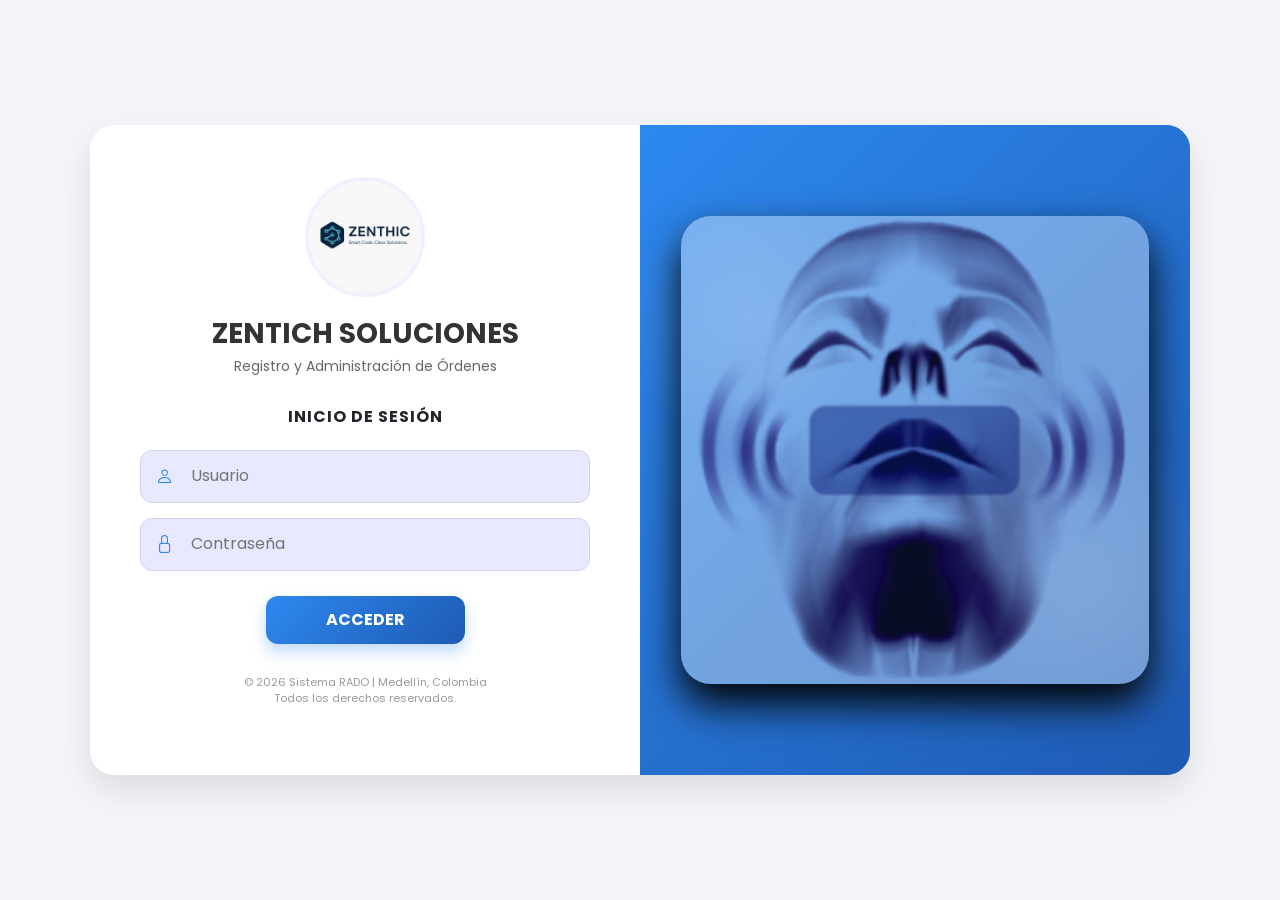
<file: index.html>
<!DOCTYPE html>
<html lang="es">
<head>
    <meta charset="UTF-8">
    <meta name="viewport" content="width=device-width, initial-scale=1.0">
    <title>Login - Sistema RADO</title>
    
    <link href="https://cdn.jsdelivr.net/npm/bootstrap@5.3.2/dist/css/bootstrap.min.css" rel="stylesheet">
    <link href="https://fonts.googleapis.com/css2?family=Poppins:wght@400;600;700&display=swap" rel="stylesheet">
    <link rel="stylesheet" href="https://cdn.jsdelivr.net/npm/bootstrap-icons@1.11.1/font/bootstrap-icons.css">
    
    <link rel="stylesheet" href="css/style.css">
</head>
<body>

    <div class="login-card">
        <div class="row g-0 h-100">
            
            <div class="col-md-6 d-flex align-items-center">
                <div class="login-form-section w-100">
                    
                    <div class="logo-container">
                        <img src="img/logo_zentich.jpg" alt="Logo RADO">
                    </div>
                    
                    <div class="text-center">
                        <h1 class="system-title">ZENTICH SOLUCIONES</h1>
                        <p class="system-subtitle">Registro y Administración de Órdenes</p>
                    </div>

                    <h2 class="fs-6 fw-bold text-uppercase text-center mb-4" style="letter-spacing: 1px;">Inicio de sesión</h2>
                    
                    <form>
                        <div class="input-group-custom">
                            <i class="bi bi-person"></i>
                            <input type="text" placeholder="Usuario" required>
                        </div>
                        
                        <div class="input-group-custom">
                            <i class="bi bi-lock"></i>
                            <input type="password" placeholder="Contraseña" required>
                        </div>

                        <div class="button-wrapper">
                            <a href="dashboard.html" class="btn-acceder">ACCEDER</a>
                        </div>
                    </form>

                    <p class="footer-text">
                        © 2026 Sistema RADO | Medellín, Colombia <br>
                        Todos los derechos reservados.
                    </p>
                </div>
            </div>

            <div class="col-md-6 login-image-section">
                <div class="odontologos-frame">
                    <img src="img/logo_rado.png" alt="Odontólogos RADO">
                </div>
            </div>

        </div>
    </div>

    <script src="https://cdn.jsdelivr.net/npm/bootstrap@5.3.2/dist/js/bootstrap.bundle.min.js"></script>
</body>
</html>
</file>
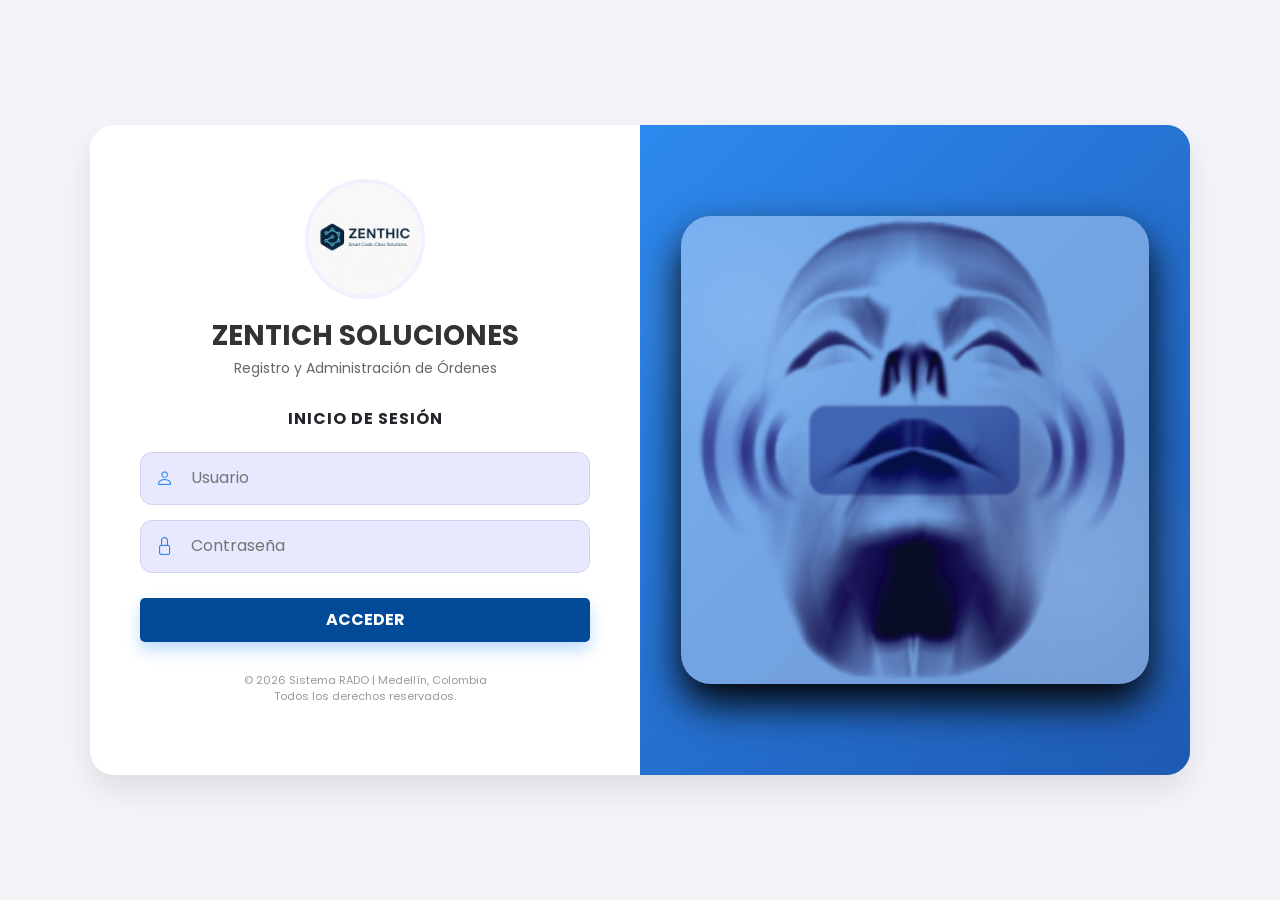
<file: FRONTEND/index.html>
<!DOCTYPE html>
<html lang="es">
<head>
    <meta charset="UTF-8">
    <meta name="viewport" content="width=device-width, initial-scale=1.0">
    <title>Login - Sistema RADO</title>
    
    <link href="https://cdn.jsdelivr.net/npm/bootstrap@5.3.2/dist/css/bootstrap.min.css" rel="stylesheet">
    <link href="https://fonts.googleapis.com/css2?family=Poppins:wght@400;600;700&display=swap" rel="stylesheet">
    <link rel="stylesheet" href="https://cdn.jsdelivr.net/npm/bootstrap-icons@1.11.1/font/bootstrap-icons.css">
    
    <link rel="stylesheet" href="css/style.css">
</head>
<body>

    <div class="login-card">
        <div class="row g-0 h-100">
            
            <div class="col-md-6 d-flex align-items-center">
                <div class="login-form-section w-100">
                    
                    <div class="logo-container">
                        <img src="img/logo_zentich.jpg" alt="Logo RADO">
                    </div>
                    
                    <div class="text-center">
                        <h1 class="system-title">ZENTICH SOLUCIONES</h1>
                        <p class="system-subtitle">Registro y Administración de Órdenes</p>
                    </div>

                    <h2 class="fs-6 fw-bold text-uppercase text-center mb-4" style="letter-spacing: 1px;">Inicio de sesión</h2>
                    
                    <!-- Formulario con ID para capturarlo en JavaScript -->
                    <form id="formLogin">
                        <div class="input-group-custom">
                            <i class="bi bi-person"></i>
                            <input type="text" id="loginUsuario" placeholder="Usuario" required>
                        </div>
                        
                        <div class="input-group-custom">
                            <i class="bi bi-lock"></i>
                            <input type="password" id="loginPassword" placeholder="Contraseña" required>
                        </div>

                        <div class="button-wrapper">
                            <!-- Botón de tipo submit para enviar el formulario -->
                            <button type="submit" class="btn-acceder w-100 border-0" style="padding: 10px; border-radius: 5px; background: #004a98; color: white; font-weight: bold; cursor: pointer;">
                                ACCEDER
                            </button>
                        </div>
                    </form>

                    <!-- Alerta de error (Oculta por defecto con d-none) -->
                    <div id="alertaError" class="alert alert-danger mt-3 d-none text-center" style="font-size: 0.9rem; padding: 8px;">
                        Usuario o contraseña incorrectos.
                    </div>

                    <p class="footer-text">
                        © 2026 Sistema RADO | Medellín, Colombia <br>
                        Todos los derechos reservados.
                    </p>
                </div>
            </div>

            <div class="col-md-6 login-image-section">
                <div class="odontologos-frame">
                    <img src="img/logo_rado.png" alt="Odontólogos RADO">
                </div>
            </div>

        </div>
    </div>

    <script src="https://cdn.jsdelivr.net/npm/bootstrap@5.3.2/dist/js/bootstrap.bundle.min.js"></script>
    
    <!-- Script de conexión con Spring Boot -->
    <script>
        document.addEventListener("DOMContentLoaded", function() {
            document.getElementById('formLogin').addEventListener('submit', async function(e) {
                e.preventDefault(); // Evita que la página se recargue automáticamente

                // Capturamos los valores ingresados por el usuario
                const usuarioInput = document.getElementById('loginUsuario').value.trim();
                const passwordInput = document.getElementById('loginPassword').value.trim();
                const alertaError = document.getElementById('alertaError');

                // Ocultamos la alerta de error por si estaba visible de un intento anterior
                alertaError.classList.add('d-none');

                // Armamos el paquete de datos DTO
                const loginDatos = {
                    usuario: usuarioInput,
                    password: passwordInput
                };

                try {
                    // Hacemos la petición POST al backend
                    const response = await fetch('https://proyecto-rado.onrender.com/api/usuarios/login', {
                        method: 'POST',
                        headers: { 
                            'Content-Type': 'application/json' 
                        },
                        body: JSON.stringify(loginDatos)
                    });

                    // Evaluamos la respuesta
                    if (response.status === 200) {
                        // 1. Capturamos el objeto JSON completo que nos devuelve Java
                        const usuario = await response.json();

                        // 2. LA MAGIA: Guardamos el rol y el nombre en la memoria del navegador
                        localStorage.setItem('rado_rol', usuario.rolUsuario);
                        localStorage.setItem('rado_usuario_nombre', usuario.nombreUsuario); 

                        // 3. Redirigimos al sistema
                        window.location.href = "dashboard.html";
                        
                    } else if (response.status === 401) {
                        // 401 UNAUTHORIZED: Credenciales incorrectas
                        alertaError.classList.remove('d-none');
                    } else {
                        alert("Error inesperado en el servidor.");
                    }
                } catch (error) {
                    console.error("Error de conexión:", error);
                    alert("No se pudo conectar con el servidor. Verifique que Spring Boot esté activo.");
                }
            });
        });
    </script>
</body>
</html>
</file>
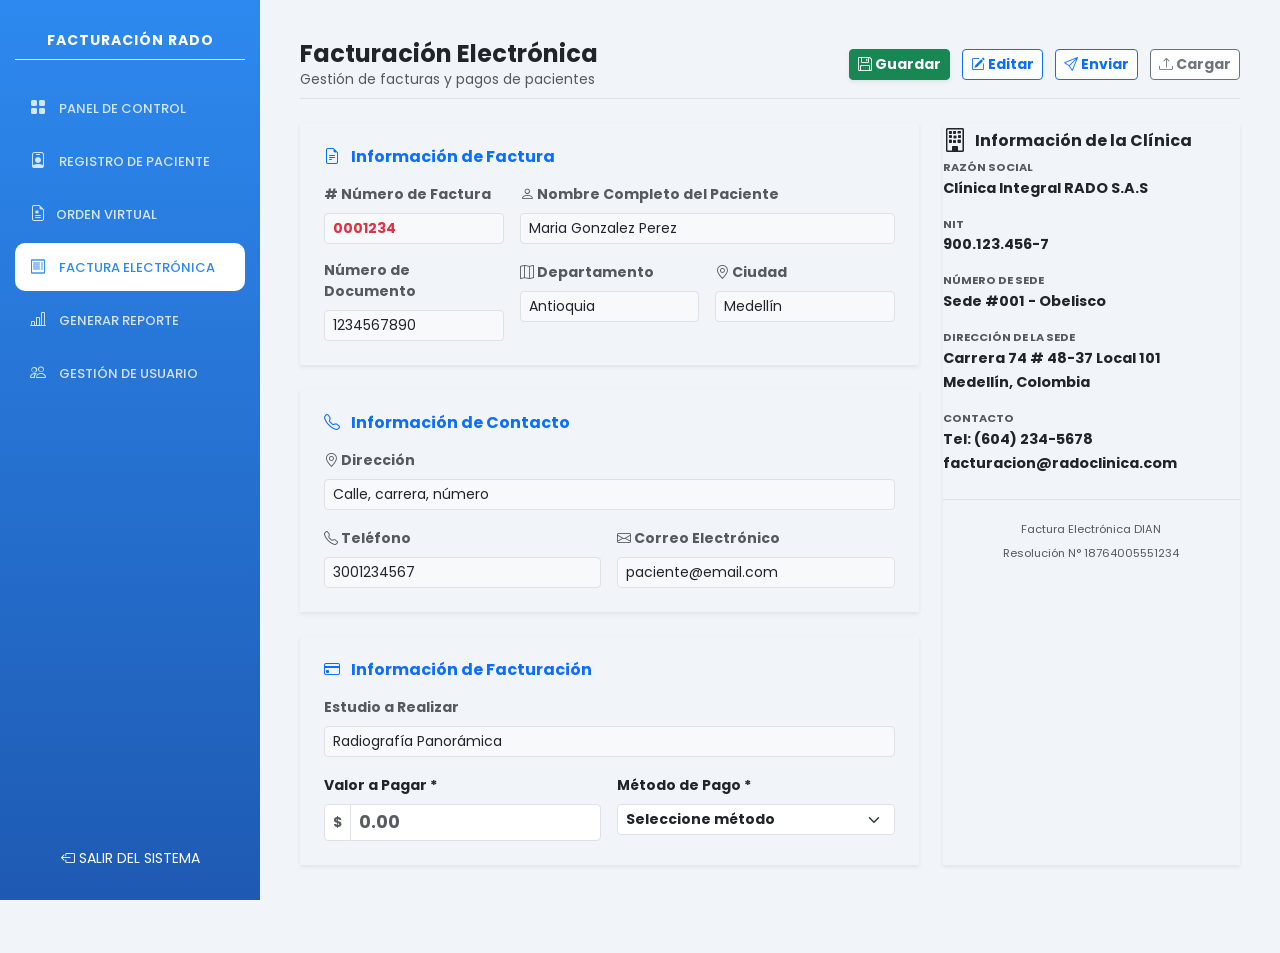
<file: facturacion_electronica.html>
<!DOCTYPE html>
<html lang="es">
<head>
    <meta charset="UTF-8">
    <meta name="viewport" content="width=device-width, initial-scale=1.0">
    <title>Facturación Electrónica - Sistema RADO</title>
    
    <link href="https://cdn.jsdelivr.net/npm/bootstrap@5.3.2/dist/css/bootstrap.min.css" rel="stylesheet">
    <link href="https://fonts.googleapis.com/css2?family=Poppins:wght@400;500;600;700&display=swap" rel="stylesheet">
    <link rel="stylesheet" href="https://cdn.jsdelivr.net/npm/bootstrap-icons@1.11.1/font/bootstrap-icons.css">
    <link rel="stylesheet" href="css/style-dashboard.css">
</head>
<body>

    <div class="main-wrapper">
        <nav class="sidebar">
            <div class="sidebar-header">
                <p class="mb-0 fw-bold border-bottom pb-2 text-white">FACTURACIÓN RADO</p>
            </div>
            <ul class="nav flex-column mt-4">
                <li class="nav-item"><a href="dashboard.html" class="nav-link"><i class="bi bi-grid-fill"></i> PANEL DE CONTROL</a></li>
                <li class="nav-item"><a href="registro_paciente.html" class="nav-link"><i class="bi bi-person-badge"></i> REGISTRO DE PACIENTE</a></li>
                <li class="nav-item"><a href="orden_virtual.html" class="nav-link"><i class="bi bi-file-earmark-medical"></i>ORDEN VIRTUAL</a></li>
                <li class="nav-item"><a href="facturacion_electronica.html" class="nav-link active"><i class="bi bi-receipt"></i> FACTURA ELECTRÓNICA</a></li>
                <li class="nav-item"><a href="generar_reporte.html" class="nav-link"><i class="bi bi-bar-chart-line"></i> GENERAR REPORTE</a></li>
                <li class="nav-item"><a href="gestion_usuarios.html" class="nav-link"><i class="bi bi-people"></i> GESTIÓN DE USUARIO</a></li>
            </ul>
            <div class="sidebar-footer">
                <a href="index.html" class="text-white text-decoration-none small"><i class="bi bi-box-arrow-left"></i> SALIR DEL SISTEMA</a>
            </div>
        </nav>

        <main class="content-area">
            <header class="d-flex justify-content-between align-items-center mb-4 pb-2 border-bottom">
                <div>
                    <h2 class="fw-bold mb-0 h4 text-dark">Facturación Electrónica</h2>
                    <p class="text-muted small mb-0">Gestión de facturas y pagos de pacientes</p>
                </div>
                <div class="header-actions">
                    <button class="btn btn-success btn-sm me-2 shadow-sm fw-bold"><i class="bi bi-floppy"></i> Guardar</button>
                    <button class="btn btn-outline-primary btn-sm me-2 fw-bold bg-white"><i class="bi bi-pencil-square"></i> Editar</button>
                    <button class="btn btn-outline-primary btn-sm me-2 fw-bold bg-white"><i class="bi bi-send"></i> Enviar</button>
                    <button class="btn btn-outline-secondary btn-sm fw-bold bg-white"><i class="bi bi-upload"></i> Cargar</button>
                </div>
            </header>

            <div class="row g-4 pb-5">
                <div class="col-lg-8">
                    
                    <div class="form-section-card shadow-sm p-4 mb-4">
                        <h6 class="fw-bold text-primary mb-3"><i class="bi bi-file-earmark-text me-2"></i> Información de Factura</h6>
                        <div class="row g-3">
                            <div class="col-md-4">
                                <label class="form-label small fw-bold text-muted"># Número de Factura</label>
                                <input type="text" class="form-control form-control-sm bg-light fw-bold text-danger" value="0001234" readonly>
                            </div>
                            <div class="col-md-8">
                                <label class="form-label small fw-bold text-muted"><i class="bi bi-person"></i> Nombre Completo del Paciente</label>
                                <input type="text" class="form-control form-control-sm bg-light" value="Maria Gonzalez Perez" readonly>
                            </div>
                            <div class="col-md-4">
                                <label class="form-label small fw-bold text-muted">Número de Documento</label>
                                <input type="text" class="form-control form-control-sm bg-light" value="1234567890" readonly>
                            </div>
                            <div class="col-md-4">
                                <label class="form-label small fw-bold text-muted"><i class="bi bi-map"></i> Departamento</label>
                                <input type="text" class="form-control form-control-sm bg-light" value="Antioquia" readonly>
                            </div>
                            <div class="col-md-4">
                                <label class="form-label small fw-bold text-muted"><i class="bi bi-geo-alt"></i> Ciudad</label>
                                <input type="text" class="form-control form-control-sm bg-light" value="Medellín" readonly>
                            </div>
                        </div>
                    </div>

                    <div class="form-section-card shadow-sm p-4 mb-4">
                        <h6 class="fw-bold text-primary mb-3"><i class="bi bi-telephone me-2"></i> Información de Contacto</h6>
                        <div class="row g-3">
                            <div class="col-12">
                                <label class="form-label small fw-bold text-muted"><i class="bi bi-geo-alt"></i> Dirección</label>
                                <input type="text" class="form-control form-control-sm bg-light" value="Calle, carrera, número" readonly>
                            </div>
                            <div class="col-md-6">
                                <label class="form-label small fw-bold text-muted"><i class="bi bi-telephone"></i> Teléfono</label>
                                <input type="text" class="form-control form-control-sm bg-light" value="3001234567" readonly>
                            </div>
                            <div class="col-md-6">
                                <label class="form-label small fw-bold text-muted"><i class="bi bi-envelope"></i> Correo Electrónico</label>
                                <input type="email" class="form-control form-control-sm bg-light" value="paciente@email.com" readonly>
                            </div>
                        </div>
                    </div>

                    <div class="form-section-card shadow-sm p-4">
                        <h6 class="fw-bold text-primary mb-3"><i class="bi bi-credit-card me-2"></i> Información de Facturación</h6>
                        <div class="row g-3">
                            <div class="col-12">
                                <label class="form-label small fw-bold text-muted">Estudio a Realizar</label>
                                <input type="text" class="form-control form-control-sm bg-light" value="Radiografía Panorámica" readonly>
                            </div>
                            
                            <div class="col-md-6">
                                <label class="form-label small fw-bold text-dark">Valor a Pagar *</label>
                                <div class="input-group input-group-sm">
                                    <span class="input-group-text bg-white fw-bold text-muted">$</span>
                                    <input type="number" class="form-control fw-bold" placeholder="0.00" style="font-size: 1.1rem; color: #2D89EF;">
                                </div>
                            </div>
                            <div class="col-md-6">
                                <label class="form-label small fw-bold text-dark">Método de Pago *</label>
                                <select class="form-select form-select-sm fw-bold">
                                    <option value="" selected disabled>Seleccione método</option>
                                    <option value="efectivo">EFECTIVO</option>
                                    <option value="consignacion">CONSIGNACIÓN/TRANSFERENCIA</option>
                                    <option value="debito">TARJETA DÉBITO</option>
                                    <option value="credito">TARJETA CRÉDITO</option>
                                </select>
                            </div>
                        </div>
                    </div>

                </div>

                <div class="col-lg-4">
                    <div class="clinica-card shadow-sm h-100">
                        <div class="clinica-header d-flex align-items-center">
                            <i class="bi bi-building fs-4 me-2"></i>
                            <h6 class="mb-0 fw-bold">Información de la Clínica</h6>
                        </div>
                        <div class="clinica-body">
                            <div class="mb-3">
                                <small class="text-muted d-block fw-bold" style="font-size: 0.7rem;">RAZÓN SOCIAL</small>
                                <span class="fw-bold text-dark" style="font-size: 0.9rem;">Clínica Integral RADO S.A.S</span>
                            </div>
                            <div class="mb-3">
                                <small class="text-muted d-block fw-bold" style="font-size: 0.7rem;">NIT</small>
                                <span class="fw-bold text-dark" style="font-size: 0.9rem;">900.123.456-7</span>
                            </div>
                            <div class="mb-3">
                                <small class="text-muted d-block fw-bold" style="font-size: 0.7rem;">NÚMERO DE SEDE</small>
                                <span class="fw-bold text-dark" style="font-size: 0.9rem;">Sede #001 - Obelisco</span>
                            </div>
                            <div class="mb-3">
                                <small class="text-muted d-block fw-bold" style="font-size: 0.7rem;">DIRECCIÓN DE LA SEDE</small>
                                <span class="fw-bold text-dark" style="font-size: 0.9rem;">Carrera 74 # 48-37 Local 101<br>Medellín, Colombia</span>
                            </div>
                            <div class="mb-4">
                                <small class="text-muted d-block fw-bold" style="font-size: 0.7rem;">CONTACTO</small>
                                <span class="fw-bold text-dark" style="font-size: 0.9rem;">Tel: (604) 234-5678<br>facturacion@radoclinica.com</span>
                            </div>
                            
                            <div class="dian-footer mt-auto text-center border-top pt-3">
                                <small class="text-muted" style="font-size: 0.7rem;">
                                    Factura Electrónica DIAN<br>
                                    Resolución N° 18764005551234
                                </small>
                            </div>
                        </div>
                    </div>
                </div>

            </div>
        </main>
    </div>

    <script src="https://cdn.jsdelivr.net/npm/bootstrap@5.3.2/dist/js/bootstrap.bundle.min.js"></script>
</body>
</html>
</file>
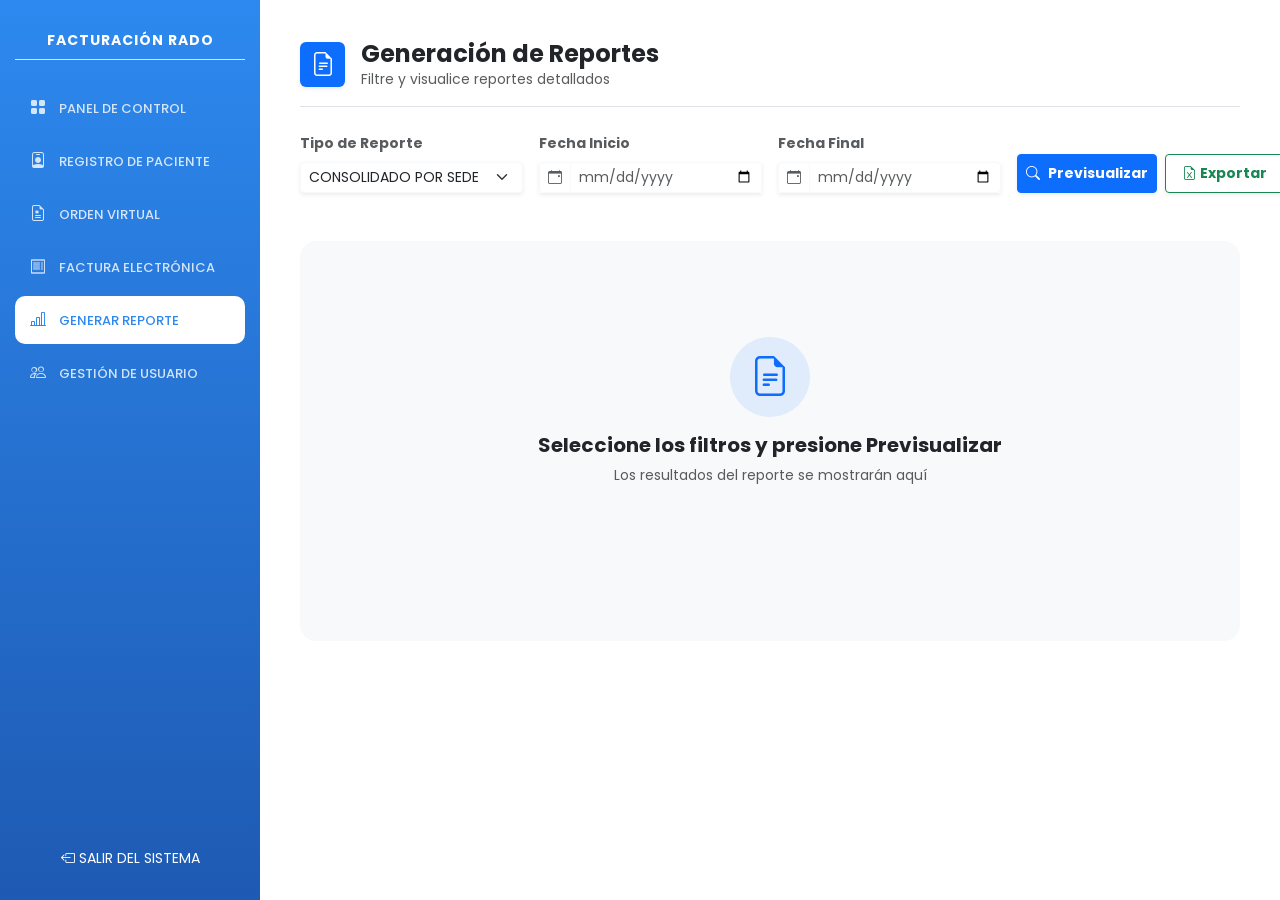
<file: generar_reporte.html>
<!DOCTYPE html>
<html lang="es">
<head>
    <meta charset="UTF-8">
    <meta name="viewport" content="width=device-width, initial-scale=1.0">
    <title>Generar Reporte - Sistema RADO</title>
    
    <link href="https://cdn.jsdelivr.net/npm/bootstrap@5.3.2/dist/css/bootstrap.min.css" rel="stylesheet">
    <link href="https://fonts.googleapis.com/css2?family=Poppins:wght@400;500;600;700&display=swap" rel="stylesheet">
    <link rel="stylesheet" href="https://cdn.jsdelivr.net/npm/bootstrap-icons@1.11.1/font/bootstrap-icons.css">
    <link rel="stylesheet" href="css/style-dashboard.css">
</head>
<body>

    <div class="main-wrapper">
        <nav class="sidebar">
            <div class="sidebar-header">
                <p class="mb-0 fw-bold border-bottom pb-2 text-white">FACTURACIÓN RADO</p>
            </div>
            <ul class="nav flex-column mt-4">
                <li class="nav-item"><a href="dashboard.html" class="nav-link"><i class="bi bi-grid-fill"></i> PANEL DE CONTROL</a></li>
                <li class="nav-item"><a href="registro_paciente.html" class="nav-link"><i class="bi bi-person-badge"></i> REGISTRO DE PACIENTE</a></li>
                <li class="nav-item"><a href="orden_virtual.html" class="nav-link"><i class="bi bi-file-earmark-medical"></i> ORDEN VIRTUAL</a></li>
                <li class="nav-item"><a href="facturacion_electronica.html" class="nav-link"><i class="bi bi-receipt"></i> FACTURA ELECTRÓNICA</a></li>
                <li class="nav-item"><a href="reportes.html" class="nav-link active"><i class="bi bi-bar-chart-line"></i> GENERAR REPORTE</a></li>
                <li class="nav-item"><a href="gestion_usuarios.html" class="nav-link"><i class="bi bi-people"></i> GESTIÓN DE USUARIO</a></li>
            </ul>
            <div class="sidebar-footer">
                <a href="index.html" class="text-white text-decoration-none small"><i class="bi bi-box-arrow-left"></i> SALIR DEL SISTEMA</a>
            </div>
        </nav>

        <main class="content-area bg-white"> <header class="mb-4 pb-3 border-bottom d-flex align-items-center">
                <div class="bg-primary text-white rounded p-2 me-3 shadow-sm d-flex align-items-center justify-content-center" style="width: 45px; height: 45px;">
                    <i class="bi bi-file-earmark-text fs-4"></i>
                </div>
                <div>
                    <h2 class="fw-bold mb-0 h4 text-dark">Generación de Reportes</h2>
                    <p class="text-muted small mb-0">Filtre y visualice reportes detallados</p>
                </div>
            </header>

            <div class="row align-items-end g-3 mb-5">
                <div class="col-md-3">
                    <label class="form-label small fw-bold text-muted">Tipo de Reporte</label>
                    <select class="form-select form-select-sm shadow-sm border-light">
                        <option>CONSOLIDADO POR SEDE</option>
                        <option>FACTURACIÓN POR PACIENTE</option>
                        <option>AGENDAMIENTO DE CITAS</option>
                    </select>
                </div>
                <div class="col-md-3">
                    <label class="form-label small fw-bold text-muted">Fecha Inicio</label>
                    <div class="input-group input-group-sm shadow-sm">
                        <span class="input-group-text bg-white border-light text-muted"><i class="bi bi-calendar-event"></i></span>
                        <input type="date" class="form-control border-light text-muted">
                    </div>
                </div>
                <div class="col-md-3">
                    <label class="form-label small fw-bold text-muted">Fecha Final</label>
                    <div class="input-group input-group-sm shadow-sm">
                        <span class="input-group-text bg-white border-light text-muted"><i class="bi bi-calendar-event"></i></span>
                        <input type="date" class="form-control border-light text-muted">
                    </div>
                </div>
                <div class="col-md-3 d-flex">
                    <button class="btn btn-primary btn-sm flex-grow-1 me-2 fw-bold shadow-sm d-flex align-items-center justify-content-center py-2" type="button" id="btnPrevisualizar">
                        <i class="bi bi-search me-2"></i> Previsualizar
                    </button>
                    <button class="btn btn-outline-success btn-sm fw-bold shadow-sm d-flex align-items-center px-3" type="button" id="btnExportar" style="display: none;" title="Exportar a Excel">
                        <i class="bi bi-file-earmark-excel me-1"></i> Exportar
                    </button>
                </div>
            </div>

            <div class="bg-light rounded-4 p-5" style="min-height: 400px;">
                
                <div id="estadoVacio" class="text-center py-5">
                    <div class="d-inline-flex align-items-center justify-content-center bg-primary bg-opacity-10 rounded-circle mb-3" style="width: 80px; height: 80px;">
                        <i class="bi bi-file-earmark-text text-primary fs-1"></i>
                    </div>
                    <h5 class="fw-bold text-dark">Seleccione los filtros y presione Previsualizar</h5>
                    <p class="text-muted small">Los resultados del reporte se mostrarán aquí</p>
                </div>

                <div id="tablaResultados" style="display: none;">
                    <div class="d-flex justify-content-between align-items-center mb-3">
                        <h6 class="fw-bold text-primary mb-0"><i class="bi bi-table me-2"></i> Resultados del Reporte</h6>
                        <span class="badge bg-success bg-opacity-10 text-success border border-success">Generado con éxito</span>
                    </div>
                    
                    <div class="table-responsive bg-white rounded shadow-sm">
                        <table class="table table-hover align-middle mb-0">
                            <thead class="table-light text-muted small">
                                <tr>
                                    <th>FECHA</th>
                                    <th>SEDE</th>
                                    <th>PACIENTE</th>
                                    <th>SERVICIO</th>
                                    <th>ESTADO</th>
                                    <th>TOTAL</th>
                                </tr>
                            </thead>
                            <tbody class="small">
                                <tr>
                                    <td>26/03/2026</td>
                                    <td>Obelisco</td>
                                    <td class="fw-bold">Maria Gonzalez</td>
                                    <td>Panorámica Dental</td>
                                    <td><span class="text-success fw-bold">● Pagado</span></td>
                                    <td>$28.000</td>
                                </tr>
                                <tr>
                                    <td>26/03/2026</td>
                                    <td>Centro</td>
                                    <td class="fw-bold">Carlos Rodriguez</td>
                                    <td>Tomografía 1-3</td>
                                    <td><span class="text-success fw-bold">● Pagado</span></td>
                                    <td>$170.000</td>
                                </tr>
                                <tr>
                                    <td>25/03/2026</td>
                                    <td>Obelisco</td>
                                    <td class="fw-bold">Ana Martinez</td>
                                    <td>Estudio Cefalométrico</td>
                                    <td><span class="text-warning fw-bold">● Pendiente</span></td>
                                    <td>$115.000</td>
                                </tr>
                            </tbody>
                        </table>
                    </div>
                    <div class="text-end mt-3 text-muted small">
                        Mostrando 3 registros encontrados.
                    </div>
                </div>

            </div>
        </main>
    </div>

    <script>
        document.getElementById('btnPrevisualizar').addEventListener('click', function() {
            // Ocultamos el estado vacío
            document.getElementById('estadoVacio').style.display = 'none';
            // Mostramos la tabla
            document.getElementById('tablaResultados').style.display = 'block';
            // Mostramos el botón de exportar Excel
            document.getElementById('btnExportar').style.display = 'inline-flex';
        });
    </script>

    <script src="https://cdn.jsdelivr.net/npm/bootstrap@5.3.2/dist/js/bootstrap.bundle.min.js"></script>
</body>
</html>
</file>
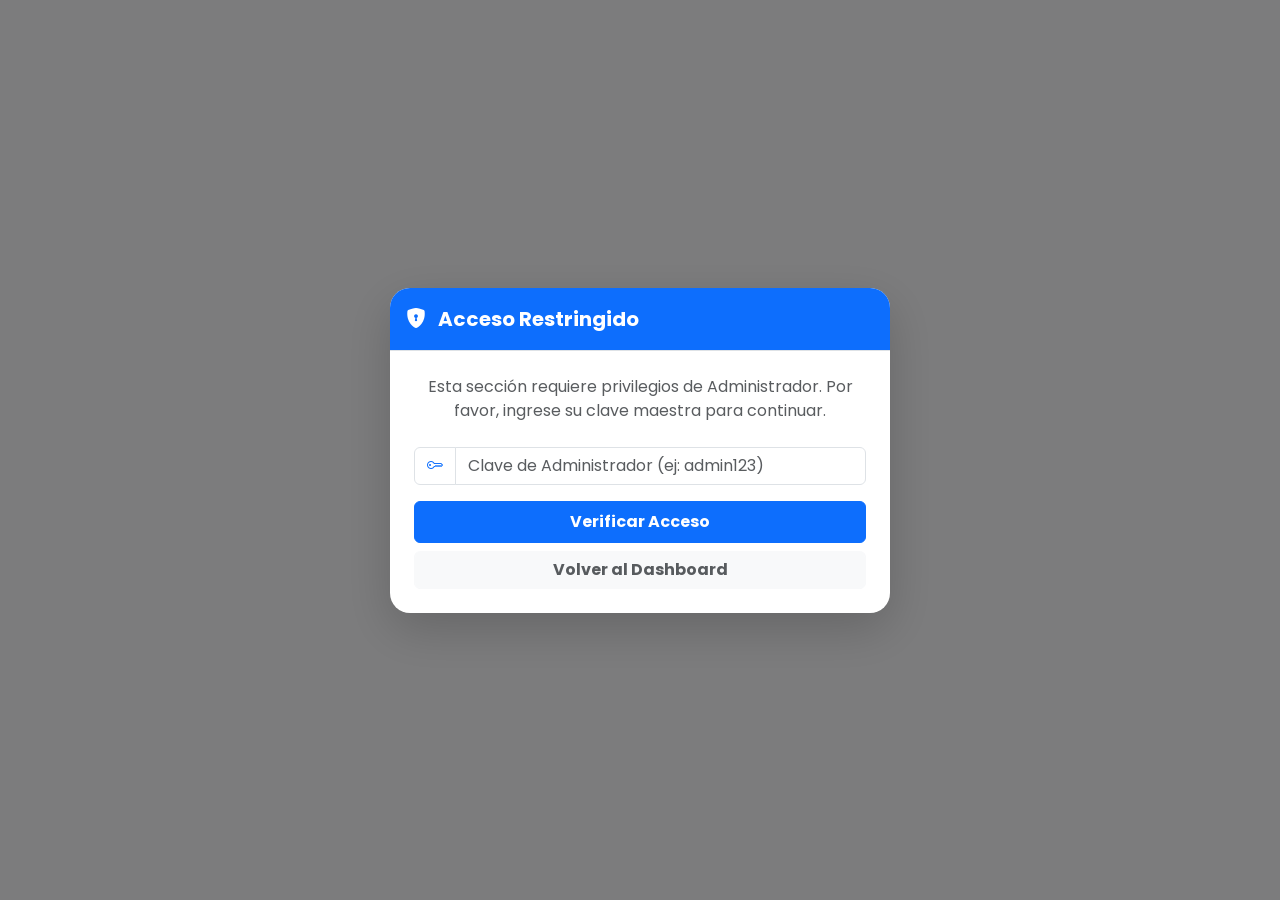
<file: gestion_usuarios.html>
<!DOCTYPE html>
<html lang="es">
<head>
    <meta charset="UTF-8">
    <meta name="viewport" content="width=device-width, initial-scale=1.0">
    <title>Gestión de Usuarios - Sistema RADO</title>
    
    <link href="https://cdn.jsdelivr.net/npm/bootstrap@5.3.2/dist/css/bootstrap.min.css" rel="stylesheet">
    <link href="https://fonts.googleapis.com/css2?family=Poppins:wght@400;500;600;700&display=swap" rel="stylesheet">
    <link rel="stylesheet" href="https://cdn.jsdelivr.net/npm/bootstrap-icons@1.11.1/font/bootstrap-icons.css">
    <link rel="stylesheet" href="css/style-dashboard.css">
</head>
<body class="bg-light">

    <div class="modal fade" id="modalSeguridad" data-bs-backdrop="static" data-bs-keyboard="false" tabindex="-1" aria-hidden="true">
        <div class="modal-dialog modal-dialog-centered">
            <div class="modal-content border-0 shadow-lg" style="border-radius: 20px;">
                <div class="modal-header bg-primary text-white" style="border-radius: 20px 20px 0 0;">
                    <h5 class="modal-title fw-bold"><i class="bi bi-shield-lock-fill me-2"></i> Acceso Restringido</h5>
                </div>
                <div class="modal-body p-4 text-center">
                    <p class="text-muted mb-4">Esta sección requiere privilegios de Administrador. Por favor, ingrese su clave maestra para continuar.</p>
                    <div class="input-group mb-3">
                        <span class="input-group-text bg-white"><i class="bi bi-key text-primary"></i></span>
                        <input type="password" id="claveAdmin" class="form-control" placeholder="Clave de Administrador (ej: admin123)">
                    </div>
                    <div id="errorClave" class="text-danger small fw-bold mb-3" style="display: none;">Clave incorrecta. Intente de nuevo.</div>
                    <button class="btn btn-primary w-100 fw-bold py-2" id="btnVerificarClave">Verificar Acceso</button>
                    <a href="dashboard.html" class="btn btn-light w-100 mt-2 text-muted fw-bold">Volver al Dashboard</a>
                </div>
            </div>
        </div>
    </div>

    <div class="modal fade" id="modalEliminar" tabindex="-1" aria-hidden="true">
        <div class="modal-dialog modal-dialog-centered">
            <div class="modal-content border-0 shadow-lg" style="border-radius: 20px;">
                <div class="modal-header bg-danger text-white" style="border-radius: 20px 20px 0 0;">
                    <h5 class="modal-title fw-bold"><i class="bi bi-exclamation-triangle-fill me-2"></i> Confirmar Eliminación</h5>
                    <button type="button" class="btn-close btn-close-white" data-bs-dismiss="modal" aria-label="Close"></button>
                </div>
                <div class="modal-body p-4 text-center">
                    <p class="text-muted mb-4">Está a punto de eliminar un usuario del sistema RADO. Esta acción no se puede deshacer. <strong>Ingrese su clave de administrador para confirmar.</strong></p>
                    <div class="input-group mb-3">
                        <span class="input-group-text bg-white"><i class="bi bi-key text-danger"></i></span>
                        <input type="password" id="claveEliminar" class="form-control" placeholder="Clave de Administrador">
                    </div>
                    <div id="errorClaveEliminar" class="text-danger small fw-bold mb-3" style="display: none;">Clave incorrecta. Intente de nuevo.</div>
                    <button class="btn btn-danger w-100 fw-bold py-2" id="btnConfirmarEliminacion"><i class="bi bi-trash3 me-2"></i> Eliminar Definitivamente</button>
                </div>
            </div>
        </div>
    </div>

    <div class="main-wrapper" id="contenidoPrincipal" style="display: none; filter: blur(5px);">
        
        <nav class="sidebar">
            <div class="sidebar-header">
                <p class="mb-0 fw-bold border-bottom pb-2 text-white">FACTURACIÓN RADO</p>
            </div>
            <ul class="nav flex-column mt-4">
                <li class="nav-item"><a href="dashboard.html" class="nav-link"><i class="bi bi-grid-fill"></i> PANEL DE CONTROL</a></li>
                <li class="nav-item"><a href="registro_paciente.html" class="nav-link"><i class="bi bi-person-badge"></i> REGISTRO DE PACIENTE</a></li>
                <li class="nav-item"><a href="orden_virtual.html" class="nav-link"><i class="bi bi-file-earmark-medical"></i> ORDEN VIRTUAL</a></li>
                <li class="nav-item"><a href="facturacion_electronica.html" class="nav-link"><i class="bi bi-receipt"></i> FACTURA ELECTRÓNICA</a></li>
                <li class="nav-item"><a href="reportes.html" class="nav-link"><i class="bi bi-bar-chart-line"></i> GENERAR REPORTE</a></li>
                <li class="nav-item"><a href="gestion_usuarios.html" class="nav-link active"><i class="bi bi-people"></i> GESTIÓN DE USUARIO</a></li>
            </ul>
            <div class="sidebar-footer">
                <a href="index.html" class="text-white text-decoration-none small"><i class="bi bi-box-arrow-left"></i> SALIR DEL SISTEMA</a>
            </div>
        </nav>

        <main class="content-area">
            <header class="mb-4">
                <h2 class="fw-bold h4 text-dark">Gestión de Usuarios</h2>
            </header>

            <ul class="nav nav-tabs custom-tabs" id="userTabs" role="tablist">
                <li class="nav-item" role="presentation">
                    <button class="nav-link active" style="color: #2D89EF !important; font-weight: bold; background: transparent;" data-bs-toggle="tab" data-bs-target="#registrar" type="button" role="tab">Registrar Usuario</button>
                </li>
                <li class="nav-item" role="presentation">
                    <button class="nav-link" style="color: #475569 !important; font-weight: bold; background: transparent;" data-bs-toggle="tab" data-bs-target="#editar" type="button" role="tab">Editar Usuario</button>
                </li>
                <li class="nav-item" role="presentation">
                    <button class="nav-link text-danger" style="color: #dc3545 !important; font-weight: bold; background: transparent;" data-bs-toggle="tab" data-bs-target="#eliminar" type="button" role="tab">Eliminar Usuario</button>
                </li>
            </ul>

            <div class="tab-content bg-white p-4 p-md-5 rounded-bottom shadow-sm border border-top-0" id="userTabsContent" style="max-width: 800px;">
                
                <div class="tab-pane fade show active" id="registrar" role="tabpanel">
                    <form class="row g-4">
                        <div class="col-12">
                            <label class="form-label small text-muted fw-bold">Número de documento</label>
                            <div class="input-group shadow-sm">
                                <span class="input-group-text bg-light"><i class="bi bi-file-earmark-text text-muted"></i></span>
                                <input type="text" class="form-control bg-light" placeholder="Ingrese el número de documento">
                            </div>
                        </div>
                        <div class="col-12">
                            <label class="form-label small text-muted fw-bold">Nueva clave</label>
                            <div class="input-group shadow-sm">
                                <span class="input-group-text bg-light"><i class="bi bi-lock text-muted"></i></span>
                                <input type="password" class="form-control bg-light input-clave" placeholder="Ingrese la nueva clave">
                                <span class="input-group-text bg-light toggle-password" style="cursor: pointer;"><i class="bi bi-eye text-muted"></i></span>
                            </div>
                        </div>
                        <div class="col-12">
                            <label class="form-label small text-muted fw-bold">Confirmar clave</label>
                            <div class="input-group shadow-sm">
                                <span class="input-group-text bg-light"><i class="bi bi-lock text-muted"></i></span>
                                <input type="password" class="form-control bg-light input-clave" placeholder="Confirme la clave">
                                <span class="input-group-text bg-light toggle-password" style="cursor: pointer;"><i class="bi bi-eye text-muted"></i></span>
                            </div>
                        </div>
                        <div class="col-12">
                            <label class="form-label small text-muted fw-bold">Asignar rol</label>
                            <div class="input-group shadow-sm">
                                <span class="input-group-text bg-light"><i class="bi bi-person text-muted"></i></span>
                                <select class="form-select bg-light text-muted">
                                    <option value="" selected disabled>Seleccione un rol</option>
                                    <option value="admin">Administrador</option>
                                    <option value="odontologo">Técnico RX</option>
                                    <option value="recepcion">Recepcionista / Cajero</option>
                                </select>
                            </div>
                        </div>
                        <div class="col-12 d-flex justify-content-between mt-5">
                            <button type="button" class="btn btn-primary w-50 me-2 py-2 fw-bold shadow-sm">Guardar</button>
                            <button type="button" class="btn btn-secondary w-50 ms-2 py-2 fw-bold shadow-sm">Salir</button>
                        </div>
                    </form>
                </div>

                <div class="tab-pane fade" id="editar" role="tabpanel">
                    <form class="row g-4">
                        <div class="col-12">
                            <label class="form-label small text-primary fw-bold"><i class="bi bi-search me-1"></i> Buscar Usuario a Editar</label>
                            <div class="input-group shadow-sm border border-primary rounded">
                                <span class="input-group-text bg-white border-0"><i class="bi bi-search text-primary"></i></span>
                                <input type="text" class="form-control border-0" placeholder="Ingrese el documento a buscar...">
                                <button class="btn btn-primary px-4 fw-bold" type="button">Buscar</button>
                            </div>
                        </div>
                        <hr class="mt-4 text-muted">
                        <div class="col-12">
                            <label class="form-label small text-muted fw-bold">Actualizar clave</label>
                            <div class="input-group shadow-sm">
                                <span class="input-group-text bg-light"><i class="bi bi-lock text-muted"></i></span>
                                <input type="password" class="form-control bg-light input-clave" placeholder="Ingrese la nueva clave">
                                <span class="input-group-text bg-light toggle-password" style="cursor: pointer;"><i class="bi bi-eye text-muted"></i></span>
                            </div>
                        </div>
                        <div class="col-12">
                            <label class="form-label small text-muted fw-bold">Confirmar clave actualizada</label>
                            <div class="input-group shadow-sm">
                                <span class="input-group-text bg-light"><i class="bi bi-lock text-muted"></i></span>
                                <input type="password" class="form-control bg-light input-clave" placeholder="Confirme la clave">
                                <span class="input-group-text bg-light toggle-password" style="cursor: pointer;"><i class="bi bi-eye text-muted"></i></span>
                            </div>
                        </div>
                        <div class="col-12">
                            <label class="form-label small text-muted fw-bold">Actualizar rol</label>
                            <div class="input-group shadow-sm">
                                <span class="input-group-text bg-light"><i class="bi bi-person text-muted"></i></span>
                                <select class="form-select bg-light text-muted">
                                    <option value="" selected disabled>Seleccione un rol</option>
                                    <option value="admin">Administrador</option>
                                    <option value="odontologo">Técnico RX</option>
                                    <option value="recepcion">Recepcionista / Cajero</option>
                                </select>
                            </div>
                        </div>
                        <div class="col-12 d-flex justify-content-between mt-5">
                            <button type="button" class="btn btn-primary w-50 me-2 py-2 fw-bold shadow-sm">Actualizar Datos</button>
                            <button type="button" class="btn btn-secondary w-50 ms-2 py-2 fw-bold shadow-sm">Cancelar</button>
                        </div>
                    </form>
                </div>

                <div class="tab-pane fade" id="eliminar" role="tabpanel">
                    <form class="row g-4">
                        <div class="col-12">
                            <div class="alert alert-success d-none" id="alertaEliminado" role="alert">
                                <i class="bi bi-check-circle-fill me-2"></i> ¡Usuario eliminado con éxito del sistema RADO!
                            </div>
                        </div>

                        <div class="col-12">
                            <label class="form-label small text-danger fw-bold"><i class="bi bi-search me-1"></i> Buscar Usuario a Eliminar</label>
                            <div class="input-group shadow-sm border border-danger rounded">
                                <span class="input-group-text bg-white border-0"><i class="bi bi-search text-danger"></i></span>
                                <input type="text" class="form-control border-0" id="inputDocumentoEliminar" placeholder="Ingrese el documento a buscar...">
                                <button class="btn btn-outline-danger px-4 fw-bold border-0 border-start" type="button">Buscar</button>
                            </div>
                        </div>
                        
                        <div class="col-12 text-center mt-5">
                            <button type="button" class="btn btn-danger w-75 py-3 fw-bold shadow-sm fs-5" id="btnPedirClaveEliminar">
                                <i class="bi bi-trash3 me-2"></i> Eliminar Usuario
                            </button>
                        </div>
                    </form>
                </div>

            </div>
        </main>
    </div>

    <script src="https://cdn.jsdelivr.net/npm/bootstrap@5.3.2/dist/js/bootstrap.bundle.min.js"></script>
    
    <script>
    document.addEventListener("DOMContentLoaded", function() {
        // --- 1. MODAL DE ACCESO INICIAL ---
        const modalSeguridad = new bootstrap.Modal(document.getElementById('modalSeguridad'));
        modalSeguridad.show();

        const btnVerificar = document.getElementById('btnVerificarClave');
        const inputClave = document.getElementById('claveAdmin');
        const errorClave = document.getElementById('errorClave');
        const contenido = document.getElementById('contenidoPrincipal');

        btnVerificar.addEventListener('click', function() {
            if (inputClave.value === 'admin123') {
                modalSeguridad.hide();
                contenido.style.display = 'block';
                contenido.style.filter = 'none';
            } else {
                errorClave.style.display = 'block';
                inputClave.classList.add('is-invalid');
            }
        });

        inputClave.addEventListener('keypress', function(e) {
            if (e.key === 'Enter') btnVerificar.click();
        });

        // --- 2. LÓGICA PARA MOSTRAR CONTRASEÑAS ---
        const togglePasswords = document.querySelectorAll('.toggle-password');
        togglePasswords.forEach(icon => {
            icon.addEventListener('click', function() {
                const input = this.previousElementSibling;
                const iconShape = this.querySelector('i');
                if (input.type === 'password') {
                    input.type = 'text';
                    iconShape.classList.replace('bi-eye', 'bi-eye-slash');
                } else {
                    input.type = 'password';
                    iconShape.classList.replace('bi-eye-slash', 'bi-eye');
                }
            });
        });

        // --- 3. LÓGICA DEL MODAL DE ELIMINACIÓN ---
        const modalEliminar = new bootstrap.Modal(document.getElementById('modalEliminar'));
        const btnPedirClaveEliminar = document.getElementById('btnPedirClaveEliminar');
        const btnConfirmarEliminacion = document.getElementById('btnConfirmarEliminacion');
        const inputClaveEliminar = document.getElementById('claveEliminar');
        const errorClaveEliminar = document.getElementById('errorClaveEliminar');
        const alertaEliminado = document.getElementById('alertaEliminado');
        const inputDocumentoEliminar = document.getElementById('inputDocumentoEliminar');

        btnPedirClaveEliminar.addEventListener('click', function() {
            inputClaveEliminar.value = ''; 
            errorClaveEliminar.style.display = 'none';
            inputClaveEliminar.classList.remove('is-invalid');
            modalEliminar.show();
        });

        btnConfirmarEliminacion.addEventListener('click', function() {
            if (inputClaveEliminar.value === 'admin123') {
                modalEliminar.hide(); 
                alertaEliminado.classList.remove('d-none'); 
                inputDocumentoEliminar.value = ''; 
                
                setTimeout(() => {
                    alertaEliminado.classList.add('d-none');
                }, 4000);
            } else {
                errorClaveEliminar.style.display = 'block';
                inputClaveEliminar.classList.add('is-invalid');
            }
        });
    });
</script>

</body>
</html>

<script src="js/main.js"></script>
</file>
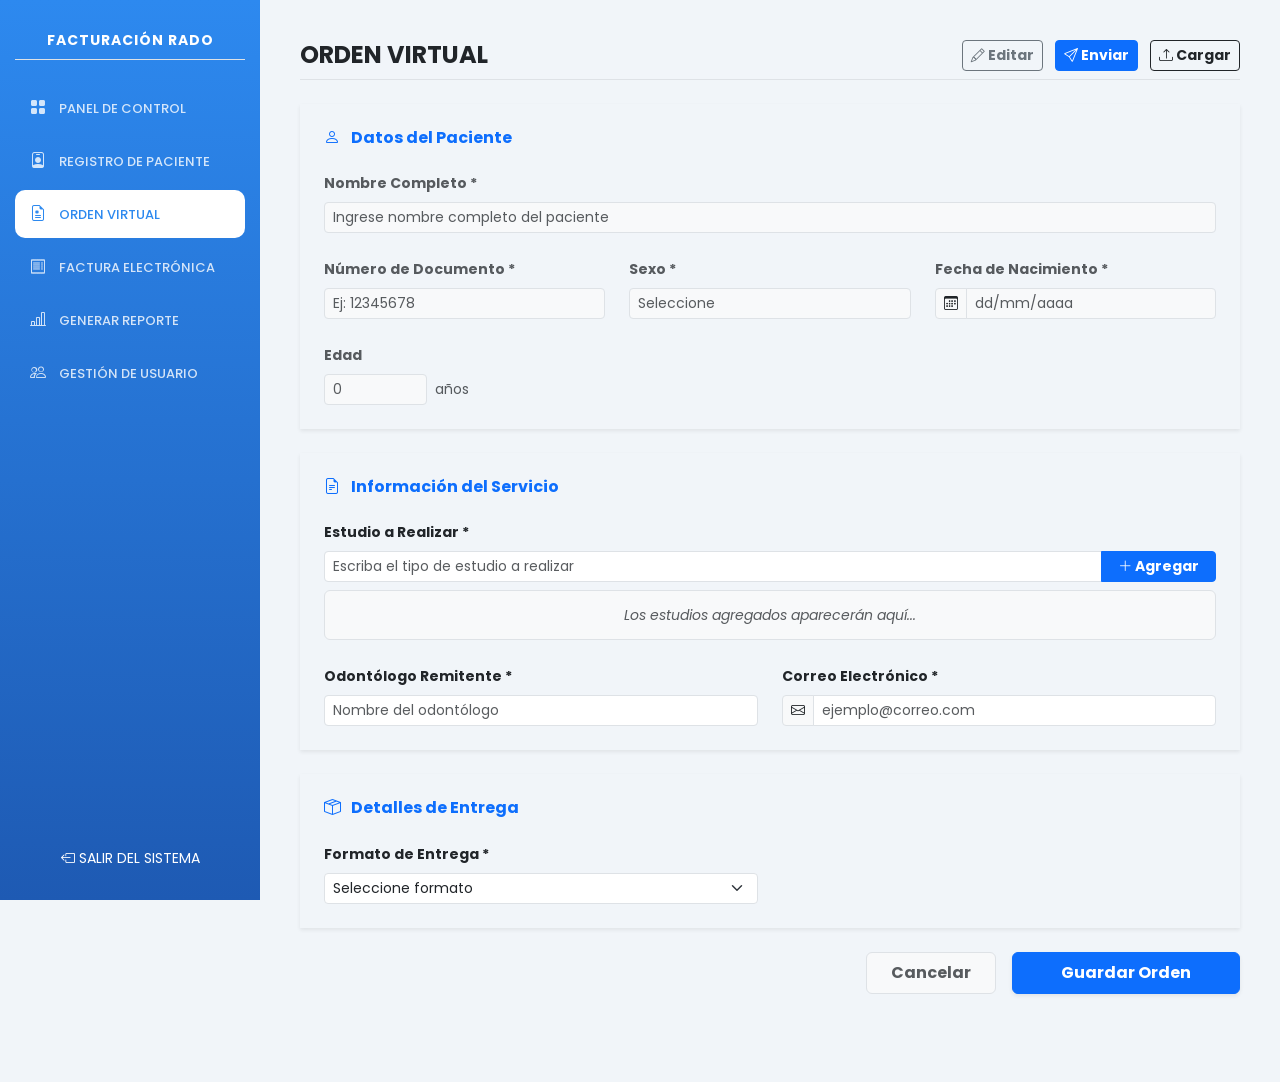
<file: orden_virtual.html>
<!DOCTYPE html>
<html lang="es">
<head>
    <meta charset="UTF-8">
    <meta name="viewport" content="width=device-width, initial-scale=1.0">
    <title>Orden Virtual - Sistema RADO</title>
    
    <link href="https://cdn.jsdelivr.net/npm/bootstrap@5.3.2/dist/css/bootstrap.min.css" rel="stylesheet">
    <link href="https://fonts.googleapis.com/css2?family=Poppins:wght@400;500;600;700&display=swap" rel="stylesheet">
    <link rel="stylesheet" href="https://cdn.jsdelivr.net/npm/bootstrap-icons@1.11.1/font/bootstrap-icons.css">
    <link rel="stylesheet" href="css/style-dashboard.css">
</head>
<body>

    <div class="main-wrapper">
        <nav class="sidebar">
            <div class="sidebar-header">
                <p class="mb-0 fw-bold border-bottom pb-2 text-white">FACTURACIÓN RADO</p>
            </div>
            <ul class="nav flex-column mt-4">
                <li class="nav-item"><a href="dashboard.html" class="nav-link"><i class="bi bi-grid-fill"></i> PANEL DE CONTROL</a></li>
                <li class="nav-item"><a href="registro_paciente.html" class="nav-link"><i class="bi bi-person-badge"></i> REGISTRO DE PACIENTE</a></li>
                <li class="nav-item"><a href="orden_virtual.html" class="nav-link active"><i class="bi bi-file-earmark-medical"></i> ORDEN VIRTUAL</a></li>
                <li class="nav-item"><a href="facturacion_electronica.html" class="nav-link"><i class="bi bi-receipt"></i> FACTURA ELECTRÓNICA</a></li>
                <li class="nav-item"><a href="generar_reporte.html" class="nav-link"><i class="bi bi-bar-chart-line"></i> GENERAR REPORTE</a></li>
                <li class="nav-item"><a href="gestion_usuarios.html" class="nav-link"><i class="bi bi-people"></i> GESTIÓN DE USUARIO</a></li>
            </ul>
            <div class="sidebar-footer">
                <a href="index.html" class="text-white text-decoration-none small"><i class="bi bi-box-arrow-left"></i> SALIR DEL SISTEMA</a>
            </div>
        </nav>

        <main class="content-area">
            <header class="d-flex justify-content-between align-items-center mb-4 pb-2 border-bottom">
                <h2 class="fw-bold mb-0 h4 text-dark">ORDEN VIRTUAL</h2>
                <div class="header-actions">
                    <button class="btn btn-outline-secondary btn-sm me-2 fw-bold"><i class="bi bi-pencil"></i> Editar</button>
                    <button class="btn btn-primary btn-sm me-2 fw-bold"><i class="bi bi-send"></i> Enviar</button>
                    <button class="btn btn-outline-dark btn-sm fw-bold"><i class="bi bi-upload"></i> Cargar</button>
                </div>
            </header>

            <form class="pb-5" style="max-width: 1000px;">
                
                <div class="form-section-card shadow-sm p-4 mb-4">
                    <h6 class="fw-bold text-primary mb-4"><i class="bi bi-person me-2"></i> Datos del Paciente</h6>
                    <div class="row g-4">
                        <div class="col-12">
                            <label class="form-label small fw-bold text-muted">Nombre Completo *</label>
                            <input type="text" class="form-control form-control-sm bg-light text-muted" value="Ingrese nombre completo del paciente" readonly>
                        </div>
                        <div class="col-md-4">
                            <label class="form-label small fw-bold text-muted">Número de Documento *</label>
                            <input type="text" class="form-control form-control-sm bg-light text-muted" value="Ej: 12345678" readonly>
                        </div>
                        <div class="col-md-4">
                            <label class="form-label small fw-bold text-muted">Sexo *</label>
                            <input type="text" class="form-control form-control-sm bg-light text-muted" value="Seleccione" readonly>
                        </div>
                        <div class="col-md-4">
                            <label class="form-label small fw-bold text-muted">Fecha de Nacimiento *</label>
                            <div class="input-group input-group-sm">
                                <span class="input-group-text bg-light"><i class="bi bi-calendar3"></i></span>
                                <input type="text" class="form-control bg-light text-muted" value="dd/mm/aaaa" readonly>
                            </div>
                        </div>
                        <div class="col-md-3">
                            <label class="form-label small fw-bold text-muted">Edad</label>
                            <div class="d-flex align-items-center">
                                <input type="text" class="form-control form-control-sm bg-light text-muted w-50 me-2" value="0" readonly>
                                <span class="small text-muted">años</span>
                            </div>
                        </div>
                    </div>
                </div>

                <div class="form-section-card shadow-sm p-4 mb-4">
                    <h6 class="fw-bold text-primary mb-4"><i class="bi bi-file-earmark-text me-2"></i> Información del Servicio</h6>
                    <div class="row g-4">
                        <div class="col-12">
                            <label class="form-label small fw-bold text-dark">Estudio a Realizar *</label>
                            <div class="input-group input-group-sm mb-2">
                                <input type="text" id="inputEstudio" class="form-control" placeholder="Escriba el tipo de estudio a realizar">
                                <button class="btn btn-primary px-3 fw-bold" type="button" id="btnAgregarEstudio">
                                    <i class="bi bi-plus-lg"></i> Agregar
                                </button>
                            </div>
                            
                            <div id="contenedorEstudios" class="p-2 border rounded bg-light d-flex flex-wrap align-items-center" style="min-height: 50px; gap: 8px;">
                                <span id="textoPlaceholder" class="text-muted small fst-italic w-100 text-center">Los estudios agregados aparecerán aquí...</span>
                            </div>
                        </div>

                        <div class="col-md-6">
                            <label class="form-label small fw-bold text-dark">Odontólogo Remitente *</label>
                            <input type="text" class="form-control form-control-sm" placeholder="Nombre del odontólogo">
                        </div>
                        <div class="col-md-6">
                            <label class="form-label small fw-bold text-dark">Correo Electrónico *</label>
                            <div class="input-group input-group-sm">
                                <span class="input-group-text"><i class="bi bi-envelope"></i></span>
                                <input type="email" class="form-control" placeholder="ejemplo@correo.com">
                            </div>
                        </div>
                    </div>
                </div>

                <div class="form-section-card shadow-sm p-4 mb-4">
                    <h6 class="fw-bold text-primary mb-4"><i class="bi bi-box-seam me-2"></i> Detalles de Entrega</h6>
                    <div class="row">
                        <div class="col-md-6">
                            <label class="form-label small fw-bold text-dark">Formato de Entrega *</label>
                            <select class="form-select form-select-sm">
                                <option value="" selected disabled>Seleccione formato</option>
                                <option value="fisico">FÍSICO</option>
                                <option value="virtual">VIRTUAL</option>
                                <option value="fisico_virtual">FÍSICO/VIRTUAL</option>
                            </select>
                        </div>
                    </div>
                </div>

                <div class="d-flex justify-content-end mt-4">
                    <button type="button" class="btn btn-light border px-4 py-2 me-3 fw-bold text-muted">Cancelar</button>
                    <button type="submit" class="btn btn-primary px-5 py-2 fw-bold shadow-sm">Guardar Orden</button>
                </div>

            </form>
        </main>
    </div>

    <script src="https://cdn.jsdelivr.net/npm/bootstrap@5.3.2/dist/js/bootstrap.bundle.min.js"></script>
</body>
</html>

<script src="js/main.js"></script>
</file>
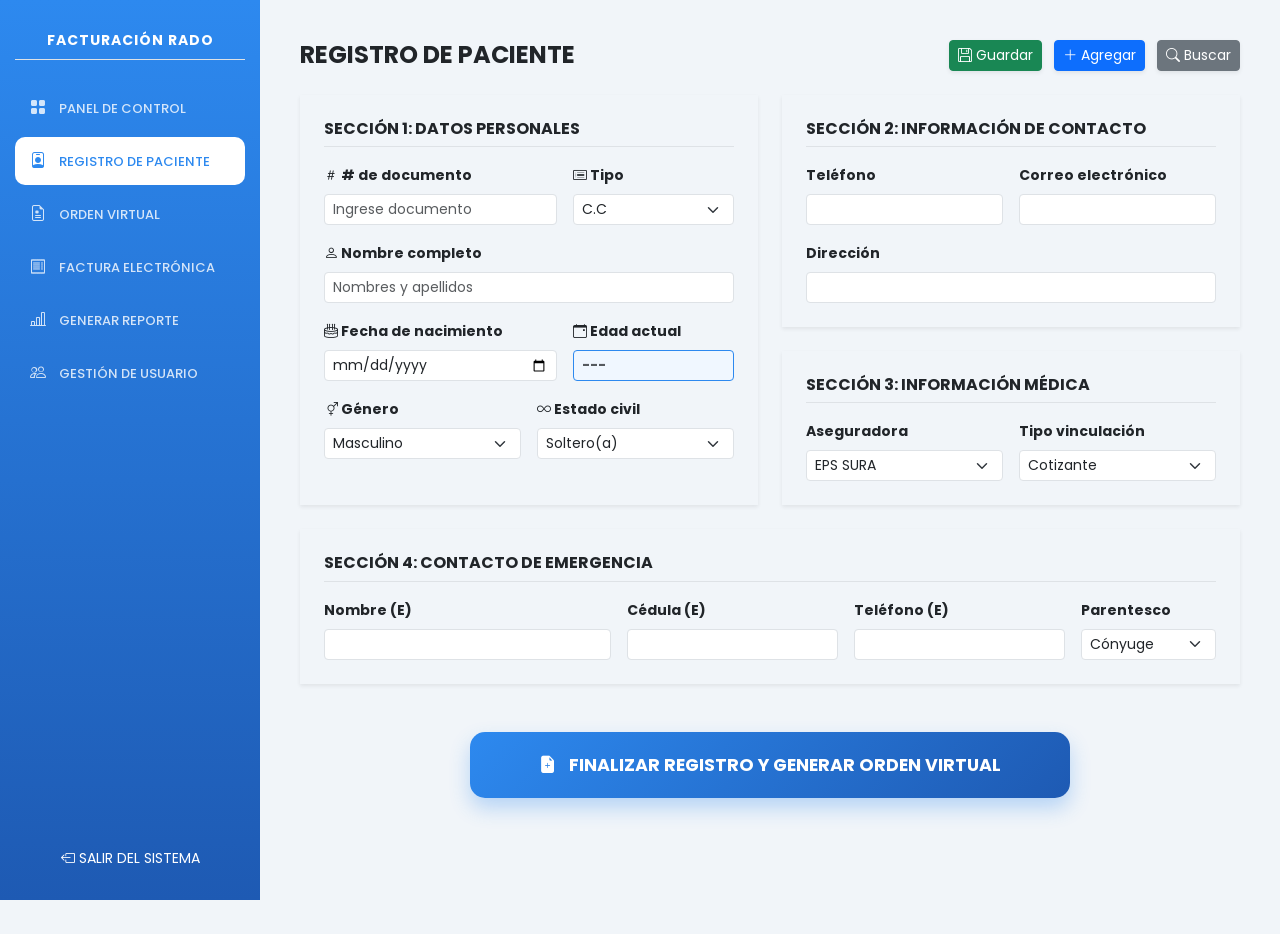
<file: registro_paciente.html>
<!DOCTYPE html>
<html lang="es">
<head>
    <meta charset="UTF-8">
    <meta name="viewport" content="width=device-width, initial-scale=1.0">
    <title>Registro de Paciente - Sistema RADO</title>
    
    <link href="https://cdn.jsdelivr.net/npm/bootstrap@5.3.2/dist/css/bootstrap.min.css" rel="stylesheet">
    <link href="https://fonts.googleapis.com/css2?family=Poppins:wght@400;500;600;700&display=swap" rel="stylesheet">
    <link rel="stylesheet" href="https://cdn.jsdelivr.net/npm/bootstrap-icons@1.11.1/font/bootstrap-icons.css">
    <link rel="stylesheet" href="css/style-dashboard.css">
</head>
<body>

    <div class="main-wrapper">
        <nav class="sidebar">
            <div class="sidebar-header">
                <p class="mb-0 fw-bold border-bottom pb-2 text-white">FACTURACIÓN RADO</p>
            </div>
            <ul class="nav flex-column mt-4">
                <li class="nav-item"><a href="dashboard.html" class="nav-link"><i class="bi bi-grid-fill"></i> PANEL DE CONTROL</a></li>
                <li class="nav-item"><a href="registro_paciente.html" class="nav-link active"><i class="bi bi-person-badge"></i> REGISTRO DE PACIENTE</a></li>
                <li class="nav-item"><a href="orden_virtual.html" class="nav-link"><i class="bi bi-file-earmark-medical"></i> ORDEN VIRTUAL</a></li>
                <li class="nav-item"><a href="facturacion_electronica.html" class="nav-link"><i class="bi bi-receipt"></i> FACTURA ELECTRÓNICA</a></li>
                <li class="nav-item"><a href="generar_reporte.html" class="nav-link"><i class="bi bi-bar-chart-line"></i> GENERAR REPORTE</a></li>
                <li class="nav-item"><a href="gestion_usuarios.html" class="nav-link"><i class="bi bi-people"></i> GESTIÓN DE USUARIO</a></li>
            </ul>
            <div class="sidebar-footer">
                <a href="index.html" class="text-white text-decoration-none small"><i class="bi bi-box-arrow-left"></i> SALIR DEL SISTEMA</a>
            </div>
        </nav>

        <main class="content-area">
            <header class="d-flex justify-content-between align-items-center mb-4">
                <h2 class="fw-bold mb-0 h4 text-dark">REGISTRO DE PACIENTE</h2>
                <div class="header-actions">
                    <button class="btn btn-success btn-sm me-2 shadow-sm"><i class="bi bi-floppy"></i> Guardar</button>
                    <button class="btn btn-primary btn-sm me-2 shadow-sm"><i class="bi bi-plus-lg"></i> Agregar</button>
                    <button class="btn btn-secondary btn-sm shadow-sm"><i class="bi bi-search"></i> Buscar</button>
                </div>
            </header>

            <form class="row g-4 pb-5">
                <div class="col-lg-6">
                    <div class="form-section-card shadow-sm p-4 h-100">
                        <h6 class="fw-bold border-bottom pb-2 mb-3">SECCIÓN 1: DATOS PERSONALES</h6>
                        <div class="row g-3">
                            <div class="col-md-7">
                                <label class="form-label small fw-bold"><i class="bi bi-hash"></i> # de documento</label>
                                <input type="text" class="form-control form-control-sm" placeholder="Ingrese documento">
                            </div>
                            <div class="col-md-5">
                                <label class="form-label small fw-bold"><i class="bi bi-card-list"></i> Tipo</label>
                                <select class="form-select form-select-sm">
                                    <option>C.C</option>
                                    <option>T.I</option>
                                    <option>C.E</option>
                                    <option>P.E</option>
                                    <option>R.C</option>
                                </select>
                            </div>
                            <div class="col-12">
                                <label class="form-label small fw-bold"><i class="bi bi-person"></i> Nombre completo</label>
                                <input type="text" class="form-control form-control-sm" placeholder="Nombres y apellidos">
                            </div>
                            <div class="col-md-7">
                                <label class="form-label small fw-bold"><i class="bi bi-cake2"></i> Fecha de nacimiento</label>
                                <input type="date" id="fechaNacimiento" class="form-control form-control-sm">
                            </div>
                            <div class="col-md-5">
                                <label class="form-label small fw-bold"><i class="bi bi-calendar-event"></i> Edad actual</label>
                                <input type="text" id="displayEdad" class="form-control form-control-sm fw-bold" placeholder="---" readonly style="background-color: #f0f7ff !important; color: #2D89EF !important; border: 1.5px solid #2D89EF !important;">
                            </div>
                            <div class="col-md-6">
                                <label class="form-label small fw-bold"><i class="bi bi-gender-ambiguous"></i> Género</label>
                                <select class="form-select form-select-sm">
                                    <option>Masculino</option>
                                    <option>Femenino</option>
                                    <option>Otro</option>
                                </select>
                            </div>
                            <div class="col-md-6">
                                <label class="form-label small fw-bold"><i class="bi bi-infinity"></i> Estado civil</label>
                                <select class="form-select form-select-sm">
                                    <option>Soltero(a)</option>
                                    <option>Casado(a)</option>
                                    <option>Divorciado(a)</option>
                                    <option>Viudo(a)</option>
                                </select>
                            </div>
                        </div>
                    </div>
                </div>

                <div class="col-lg-6">
                    <div class="row g-4">
                        <div class="col-12">
                            <div class="form-section-card shadow-sm p-4">
                                <h6 class="fw-bold border-bottom pb-2 mb-3">SECCIÓN 2: INFORMACIÓN DE CONTACTO</h6>
                                <div class="row g-3">
                                    <div class="col-md-6"><label class="form-label small fw-bold">Teléfono</label><input type="text" class="form-control form-control-sm"></div>
                                    <div class="col-md-6"><label class="form-label small fw-bold">Correo electrónico</label><input type="email" class="form-control form-control-sm"></div>
                                    <div class="col-12"><label class="form-label small fw-bold">Dirección</label><input type="text" class="form-control form-control-sm"></div>
                                </div>
                            </div>
                        </div>
                        <div class="col-12">
                            <div class="form-section-card shadow-sm p-4">
                                <h6 class="fw-bold border-bottom pb-2 mb-3">SECCIÓN 3: INFORMACIÓN MÉDICA</h6>
                                <div class="row g-3">
                                    <div class="col-md-6"><label class="form-label small fw-bold">Aseguradora</label>
                                        <select class="form-select form-select-sm">
                                            <option>EPS SURA</option>
                                            <option>NUEVA EPS</option>
                                            <option>SANITAS</option>
                                            <option>PARTICULAR</option>
                                        </select>
                                    </div>
                                    <div class="col-md-6"><label class="form-label small fw-bold">Tipo vinculación</label>
                                        <select class="form-select form-select-sm">
                                            <option>Cotizante</option>
                                            <option>Beneficiario</option>
                                            <option>Particular</option>
                                            <option>Otro</option>
                                        </select>
                                    </div>
                                </div>
                            </div>
                        </div>
                    </div>
                </div>

                <div class="col-12">
                    <div class="form-section-card shadow-sm p-4">
                        <h6 class="fw-bold border-bottom pb-2 mb-3">SECCIÓN 4: CONTACTO DE EMERGENCIA</h6>
                        <div class="row g-3">
                            <div class="col-md-4"><label class="form-label small fw-bold">Nombre (E)</label><input type="text" class="form-control form-control-sm"></div>
                            <div class="col-md-3"><label class="form-label small fw-bold">Cédula (E)</label><input type="text" class="form-control form-control-sm"></div>
                            <div class="col-md-3"><label class="form-label small fw-bold">Teléfono (E)</label><input type="text" class="form-control form-control-sm"></div>
                            <div class="col-md-2"><label class="form-label small fw-bold">Parentesco</label>
                                <select class="form-select form-select-sm">
                                    <option>Cónyuge</option>
                                    <option>Padre/Madre</option>
                                    <option>Hijo(a)</option>
                                    <option>Hermano(a)</option>
                                    <option>Otro</option>
                                </select>
                            </div>
                        </div>
                    </div>
                </div>

                <div class="col-12 d-flex justify-content-center mt-5 mb-5">
                    <a href="orden_virtual.html" 
                       style="background: linear-gradient(135deg, #2D89EF 0%, #1e5ab3 100%) !important; 
                              color: white !important; 
                              width: 80%; 
                              max-width: 600px; 
                              padding: 20px; 
                              text-align: center; 
                              text-decoration: none !important; 
                              border-radius: 15px; 
                              font-weight: bold; 
                              font-size: 1.1rem; 
                              display: block; 
                              box-shadow: 0 10px 20px rgba(45,137,239,0.3);
                              text-transform: uppercase;">
                        <i class="bi bi-file-earmark-plus-fill me-2"></i> 
                        FINALIZAR REGISTRO Y GENERAR ORDEN VIRTUAL
                    </a>
                </div>
            </form>
        </main>
    </div>

    <script src="js/main.js"></script>

</body>
</html>
</file>
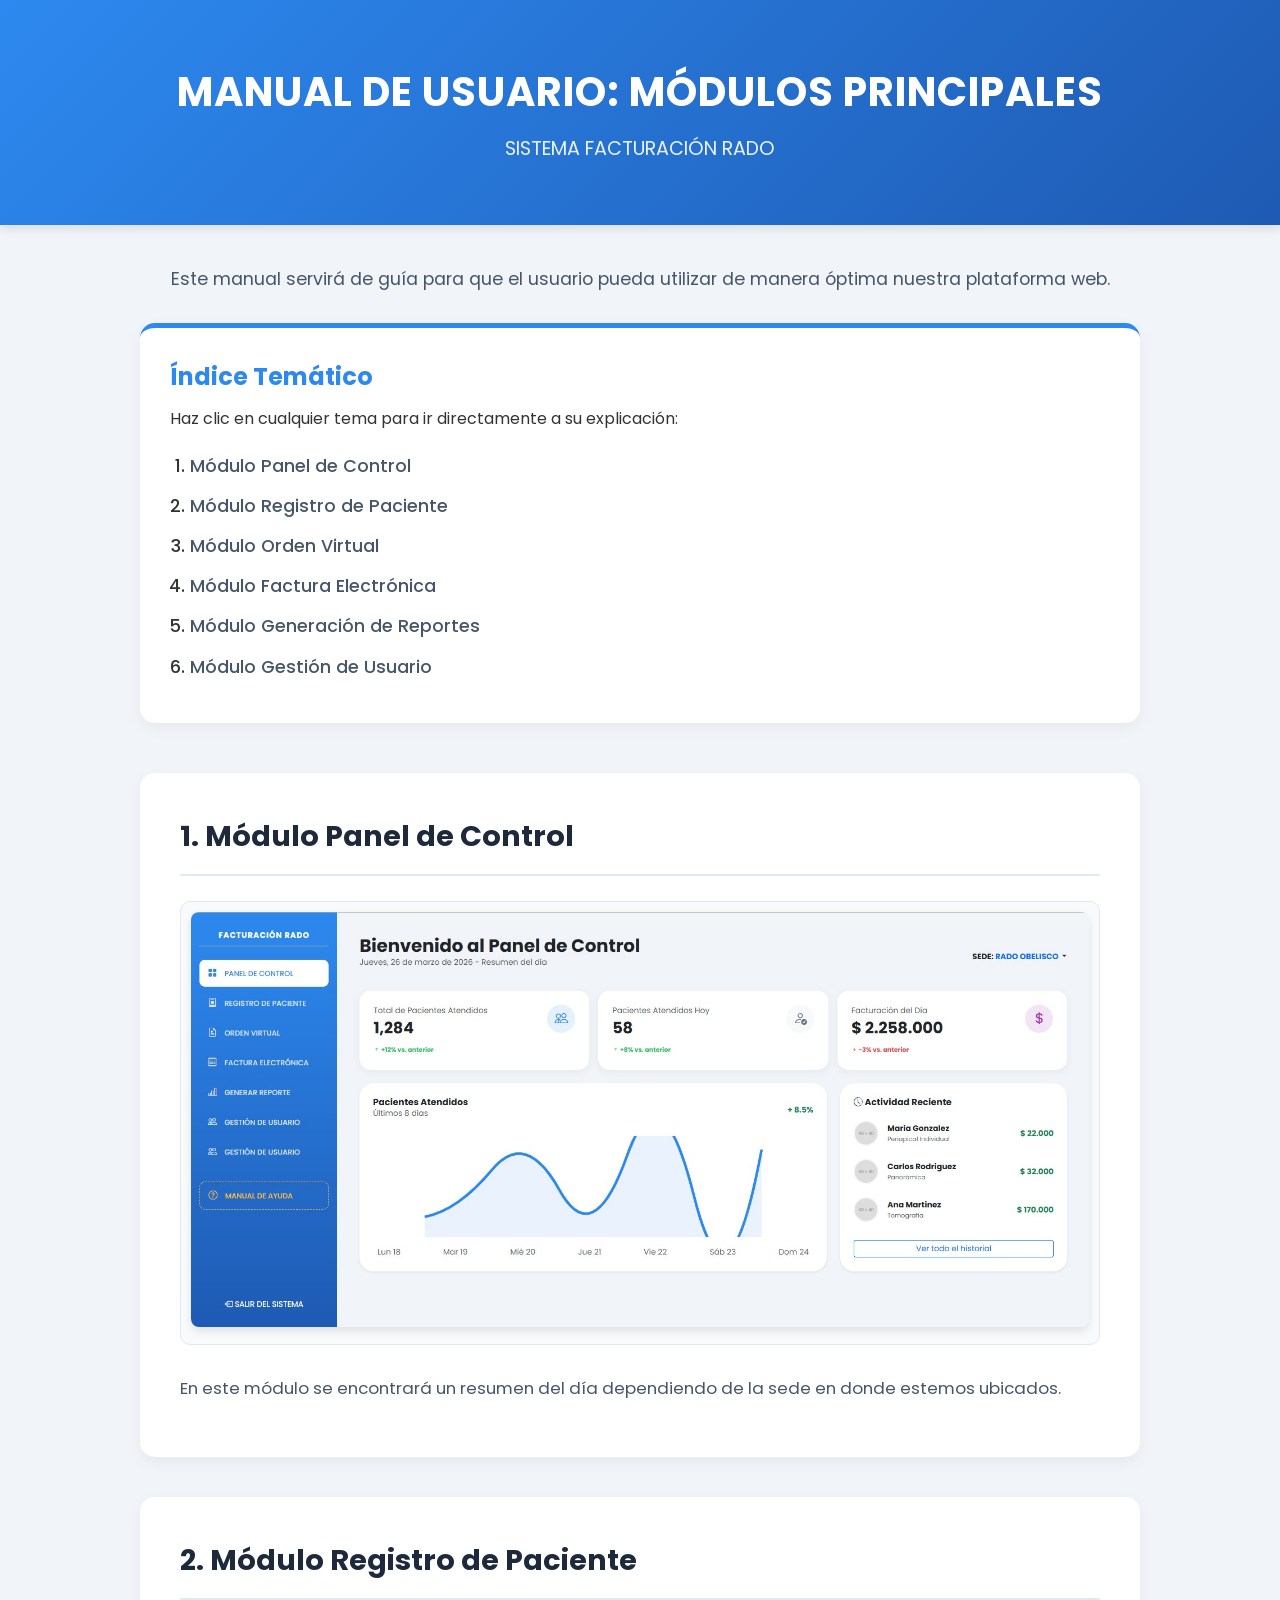
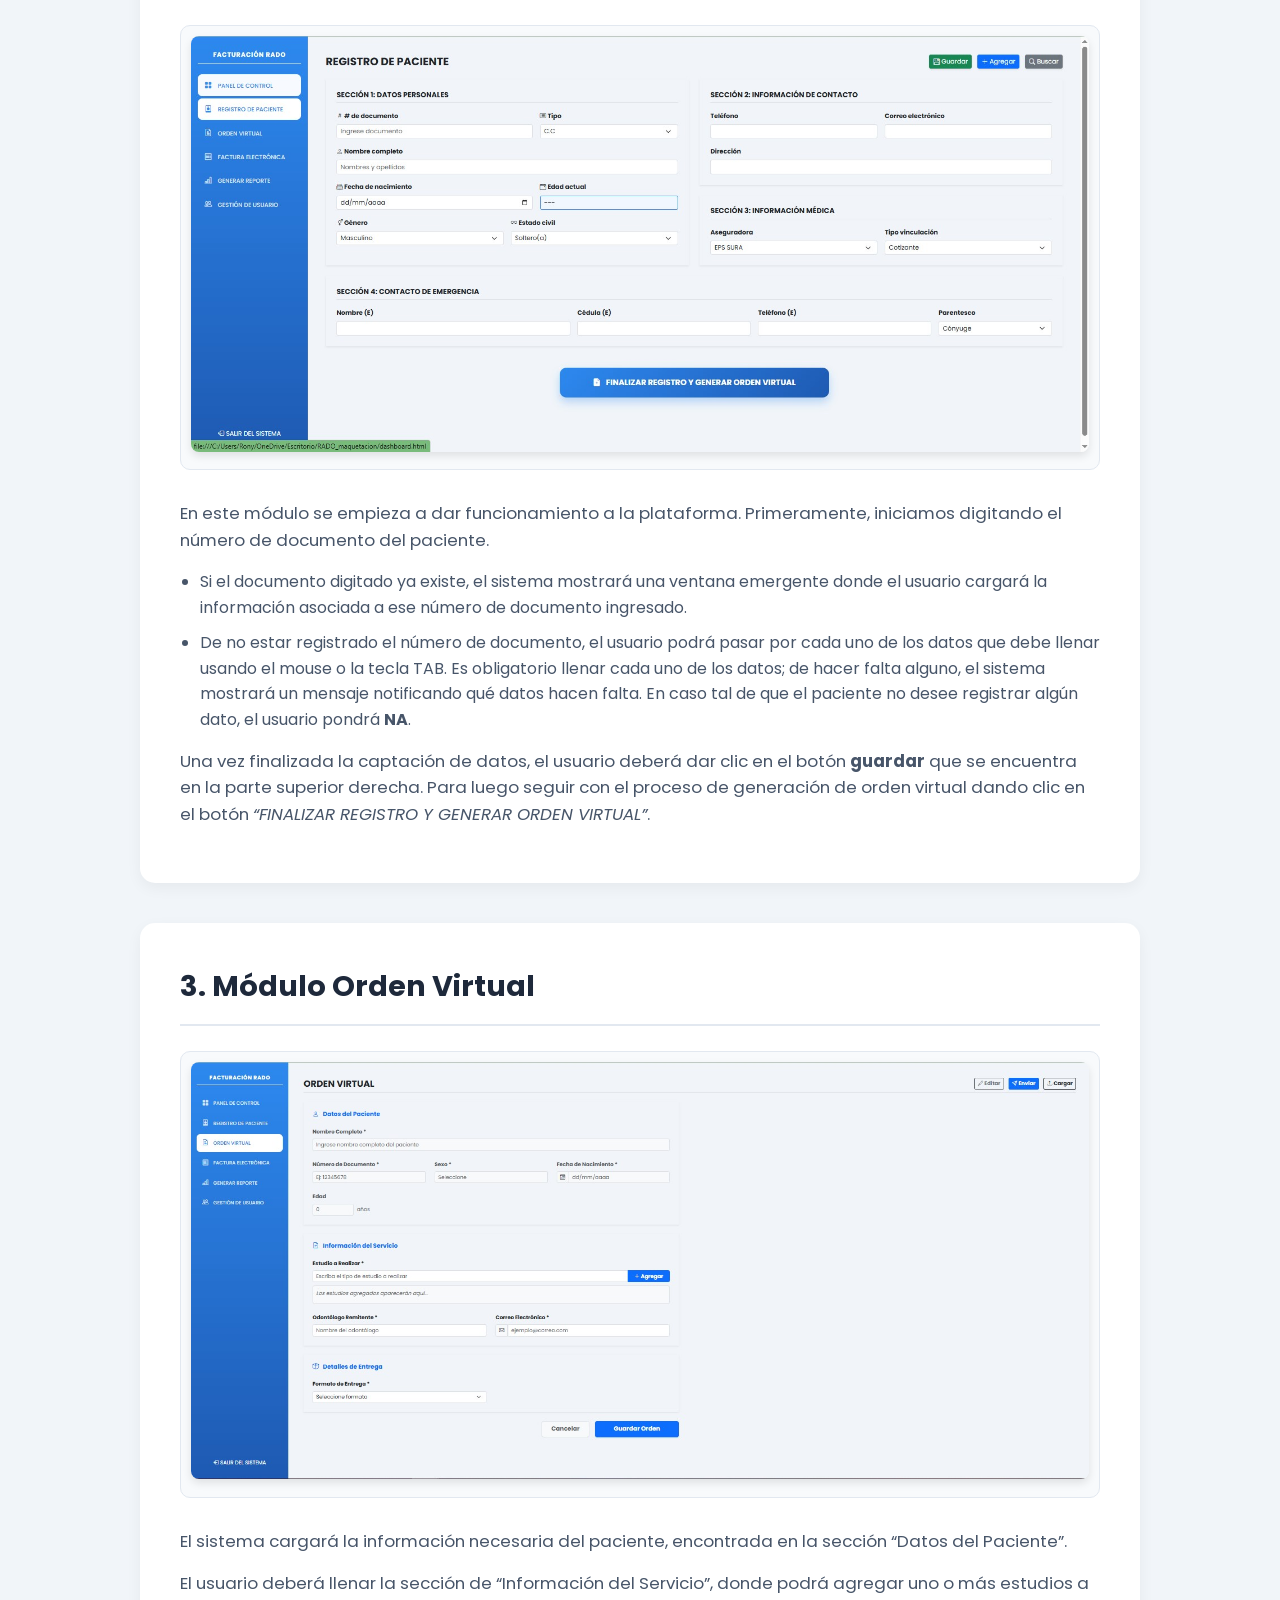
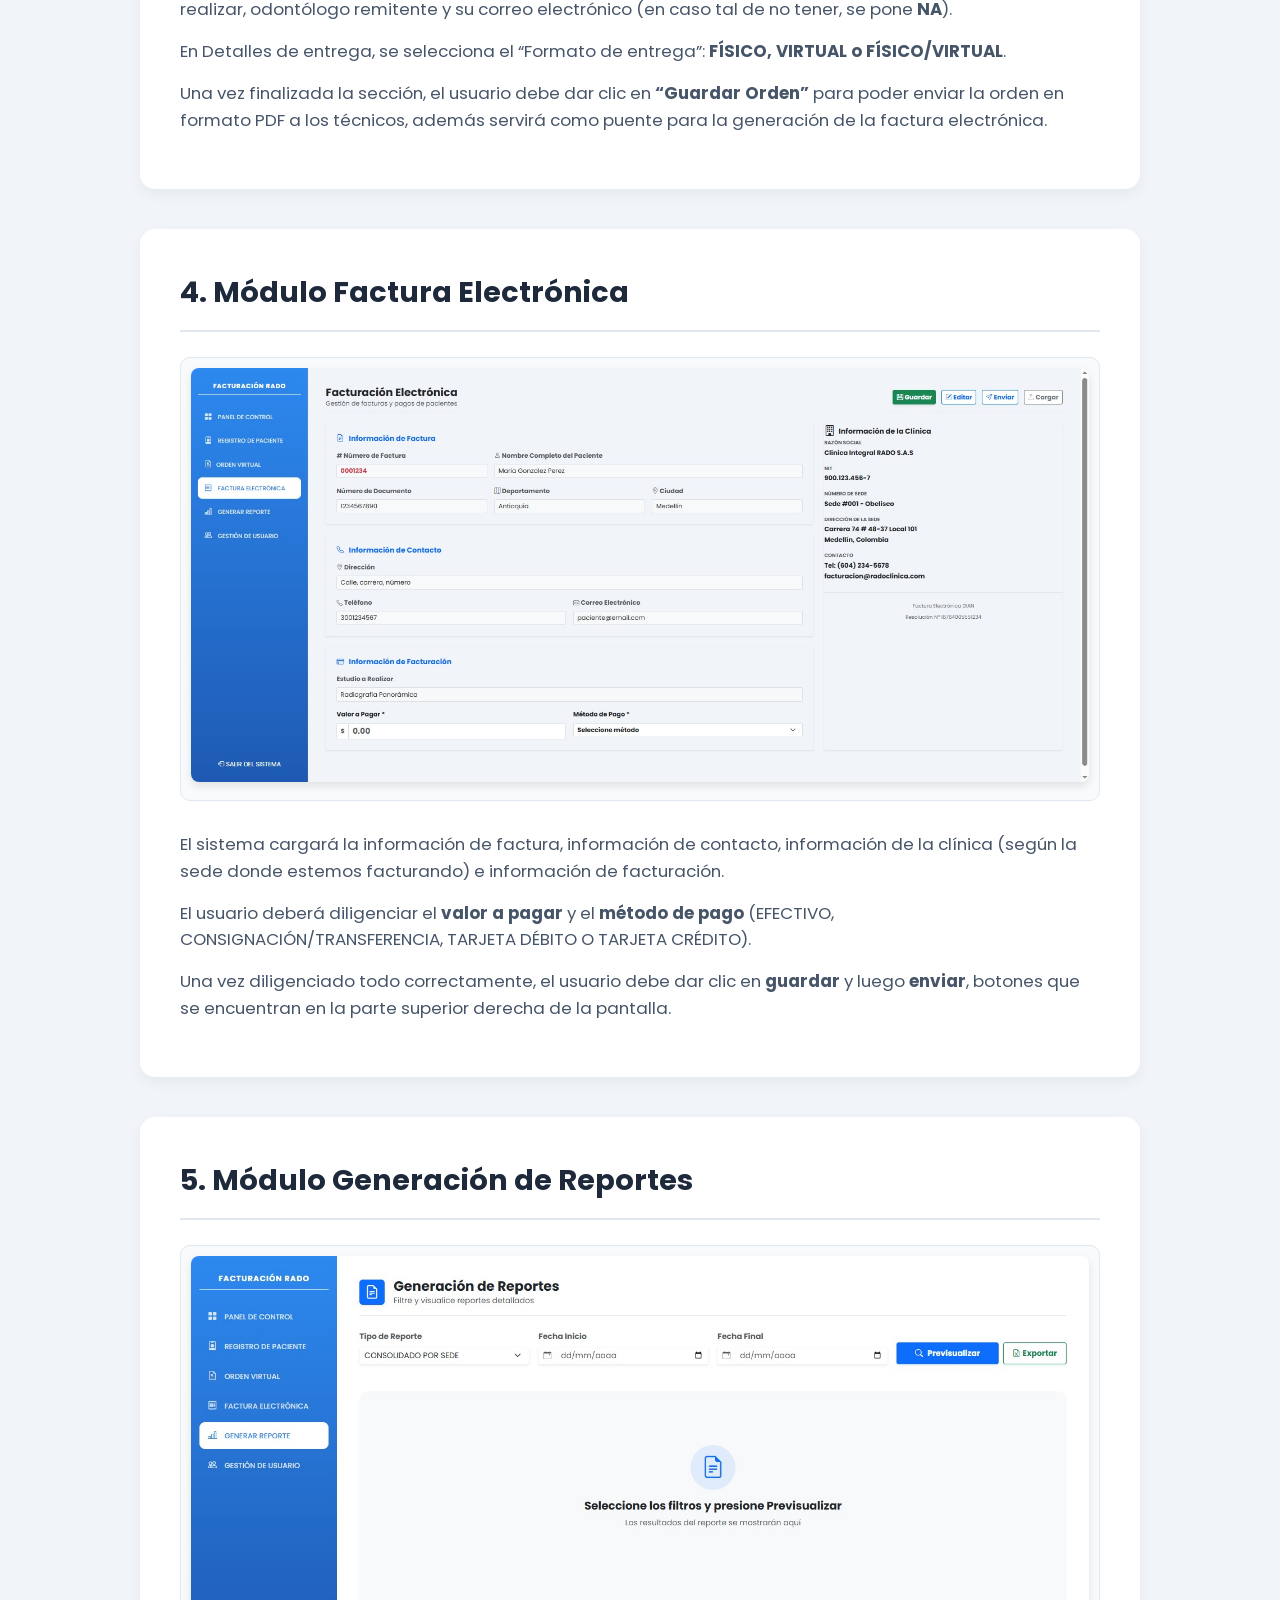
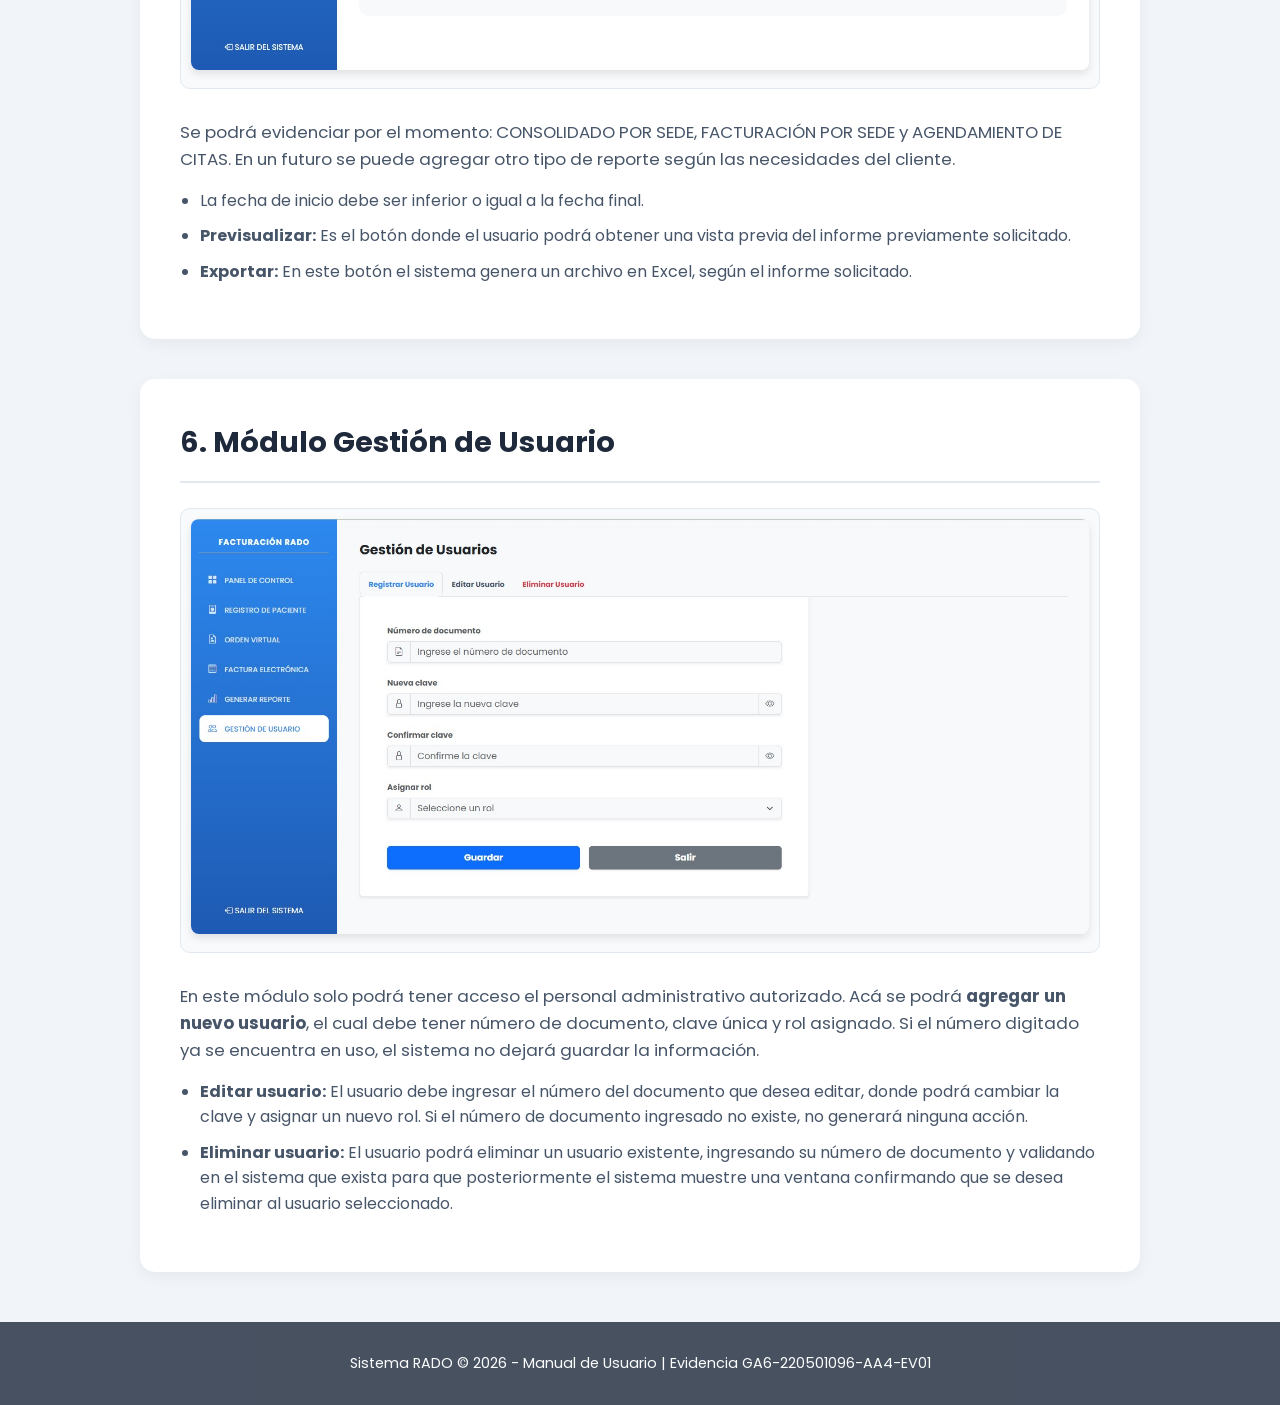
<file: tutorial.html>
<!DOCTYPE html>
<html lang="es">
<head>
    <meta charset="UTF-8">
    <meta name="viewport" content="width=device-width, initial-scale=1.0">
    <title>Tutorial - Sistema RADO</title>
    <link href="https://fonts.googleapis.com/css2?family=Poppins:wght@400;500;600;700&display=swap" rel="stylesheet">
    <link rel="stylesheet" href="css/style-tutorial.css">
</head>
<body>

    <header class="header">
        <div class="container text-center">
            <h1>MANUAL DE USUARIO: MÓDULOS PRINCIPALES</h1>
            <p class="subtitle">SISTEMA FACTURACIÓN RADO</p>
        </div>
    </header>

    <main class="container">
        <section class="intro-section">
            <p class="intro-text">Este manual servirá de guía para que el usuario pueda utilizar de manera óptima nuestra plataforma web.</p>
            
            <div class="indice-card">
                <h2>Índice Temático</h2>
                <p>Haz clic en cualquier tema para ir directamente a su explicación:</p>
                <ol class="indice-lista">
                    <li><a href="#panel-control">Módulo Panel de Control</a></li>
                    <li><a href="#registro-paciente">Módulo Registro de Paciente</a></li>
                    <li><a href="#orden-virtual">Módulo Orden Virtual</a></li>
                    <li><a href="#factura-electronica">Módulo Factura Electrónica</a></li>
                    <li><a href="#reportes">Módulo Generación de Reportes</a></li>
                    <li><a href="#gestion-usuario">Módulo Gestión de Usuario</a></li>
                </ol>
            </div>
        </section>

        <section id="panel-control" class="modulo-card">
            <h2>1. Módulo Panel de Control</h2>
            <div class="img-container">
                <img src="img/modulo panel de control.jpg" alt="Vista del Panel de Control">
            </div>
            <div class="descripcion">
                <p>En este módulo se encontrará un resumen del día dependiendo de la sede en donde estemos ubicados.</p>
            </div>
        </section>

        <section id="registro-paciente" class="modulo-card">
            <h2>2. Módulo Registro de Paciente</h2>
            <div class="img-container">
                <img src="img/modulo registro de paciente.jpg" alt="Vista del Registro de Paciente">
            </div>
            <div class="descripcion">
                <p>En este módulo se empieza a dar funcionamiento a la plataforma. Primeramente, iniciamos digitando el número de documento del paciente.</p>
                <ul>
                    <li>Si el documento digitado ya existe, el sistema mostrará una ventana emergente donde el usuario cargará la información asociada a ese número de documento ingresado.</li>
                    <li>De no estar registrado el número de documento, el usuario podrá pasar por cada uno de los datos que debe llenar usando el mouse o la tecla TAB. Es obligatorio llenar cada uno de los datos; de hacer falta alguno, el sistema mostrará un mensaje notificando qué datos hacen falta. En caso tal de que el paciente no desee registrar algún dato, el usuario pondrá <strong>NA</strong>.</li>
                </ul>
                <p>Una vez finalizada la captación de datos, el usuario deberá dar clic en el botón <strong>guardar</strong> que se encuentra en la parte superior derecha. Para luego seguir con el proceso de generación de orden virtual dando clic en el botón <em>“FINALIZAR REGISTRO Y GENERAR ORDEN VIRTUAL”</em>.</p>
            </div>
        </section>

        <section id="orden-virtual" class="modulo-card">
            <h2>3. Módulo Orden Virtual</h2>
            <div class="img-container">
                <img src="img/modulo orden virtual.jpg" alt="Vista de la Orden Virtual">
            </div>
            <div class="descripcion">
                <p>El sistema cargará la información necesaria del paciente, encontrada en la sección “Datos del Paciente”.</p>
                <p>El usuario deberá llenar la sección de “Información del Servicio”, donde podrá agregar uno o más estudios a realizar, odontólogo remitente y su correo electrónico (en caso tal de no tener, se pone <strong>NA</strong>).</p>
                <p>En Detalles de entrega, se selecciona el “Formato de entrega”: <strong>FÍSICO, VIRTUAL o FÍSICO/VIRTUAL</strong>.</p>
                <p>Una vez finalizada la sección, el usuario debe dar clic en <strong>“Guardar Orden”</strong> para poder enviar la orden en formato PDF a los técnicos, además servirá como puente para la generación de la factura electrónica.</p>
            </div>
        </section>

        <section id="factura-electronica" class="modulo-card">
            <h2>4. Módulo Factura Electrónica</h2>
            <div class="img-container">
                <img src="img/modulo facturacion electronica.jpg" alt="Vista de la Factura Electrónica">
            </div>
            <div class="descripcion">
                <p>El sistema cargará la información de factura, información de contacto, información de la clínica (según la sede donde estemos facturando) e información de facturación.</p>
                <p>El usuario deberá diligenciar el <strong>valor a pagar</strong> y el <strong>método de pago</strong> (EFECTIVO, CONSIGNACIÓN/TRANSFERENCIA, TARJETA DÉBITO O TARJETA CRÉDITO).</p>
                <p>Una vez diligenciado todo correctamente, el usuario debe dar clic en <strong>guardar</strong> y luego <strong>enviar</strong>, botones que se encuentran en la parte superior derecha de la pantalla.</p>
            </div>
        </section>

        <section id="reportes" class="modulo-card">
            <h2>5. Módulo Generación de Reportes</h2>
            <div class="img-container">
                <img src="img/modulo generacion de reporte.jpg" alt="Vista de Generación de Reportes">
            </div>
            <div class="descripcion">
                <p>Se podrá evidenciar por el momento: CONSOLIDADO POR SEDE, FACTURACIÓN POR SEDE y AGENDAMIENTO DE CITAS. En un futuro se puede agregar otro tipo de reporte según las necesidades del cliente.</p>
                <ul>
                    <li>La fecha de inicio debe ser inferior o igual a la fecha final.</li>
                    <li><strong>Previsualizar:</strong> Es el botón donde el usuario podrá obtener una vista previa del informe previamente solicitado.</li>
                    <li><strong>Exportar:</strong> En este botón el sistema genera un archivo en Excel, según el informe solicitado.</li>
                </ul>
            </div>
        </section>

        <section id="gestion-usuario" class="modulo-card">
            <h2>6. Módulo Gestión de Usuario</h2>
            <div class="img-container">
                <img src="img/modulo gestion de usuario.jpg" alt="Vista de Gestión de Usuario">
            </div>
            <div class="descripcion">
                <p>En este módulo solo podrá tener acceso el personal administrativo autorizado. Acá se podrá <strong>agregar un nuevo usuario</strong>, el cual debe tener número de documento, clave única y rol asignado. Si el número digitado ya se encuentra en uso, el sistema no dejará guardar la información.</p>
                <ul>
                    <li><strong>Editar usuario:</strong> El usuario debe ingresar el número del documento que desea editar, donde podrá cambiar la clave y asignar un nuevo rol. Si el número de documento ingresado no existe, no generará ninguna acción.</li>
                    <li><strong>Eliminar usuario:</strong> El usuario podrá eliminar un usuario existente, ingresando su número de documento y validando en el sistema que exista para que posteriormente el sistema muestre una ventana confirmando que se desea eliminar al usuario seleccionado.</li>
                </ul>
            </div>
        </section>

    </main>

    <footer class="footer text-center">
        <p>Sistema RADO © 2026 - Manual de Usuario | Evidencia GA6-220501096-AA4-EV01</p>
    </footer>

</body>
</html>
</file>
<file: css/style.css>
/* Importación de fuente */
@import url('https://fonts.googleapis.com/css2?family=Poppins:wght@400;600;700&display=swap');

body {
    background-color: #f4f4f9;
    font-family: 'Poppins', sans-serif;
    margin: 0;
    display: flex;
    align-items: center;
    justify-content: center;
    min-height: 100vh;
}

/* Contenedor Principal */
.login-card {
    background: white;
    border-radius: 24px;
    overflow: hidden;
    box-shadow: 0 15px 35px rgba(0,0,0,0.1);
    max-width: 1100px;
    width: 95%;
    margin: 20px;
    min-height: 600px; /* Para asegurar que ambas columnas tengan buena altura */
}

/* Sección Izquierda: Formulario */
.login-form-section {
    padding: 50px;
    display: flex;
    flex-direction: column;
    justify-content: center;
    height: 100%;
}

.logo-container {
    display: flex;
    justify-content: center;
    margin-bottom: 20px;
}

.logo-container img {
    width: 120px;
    height: 120px;
    object-fit: cover;
    border-radius: 50%;
    border: 4px solid #f0f0ff;
}

.system-title {
    color: #333;
    font-size: 28px;
    font-weight: 700;
    margin-bottom: 5px;
}

.system-subtitle {
    color: #666;
    font-size: 14px;
    margin-bottom: 30px;
}

/* Inputs Personalizados: Fondo sólido y bordes elegantes */
.input-group-custom {
    background-color: #E8E8FF; /* Morado/Azul claro muy sutil */
    border-radius: 12px;
    padding: 12px 15px;
    margin-bottom: 15px;
    display: flex;
    align-items: center;
    border: 1px solid #D1D1F0; /* Borde sutil para resaltar */
}

.input-group-custom i {
    color: #2D89EF;
    margin-right: 15px;
    font-size: 18px;
}

.input-group-custom input {
    background: transparent;
    border: none;
    width: 100%;
    outline: none;
    color: #333;
}

/* Botón Centrado */
.button-wrapper {
    display: flex;
    justify-content: center;
    margin-top: 25px;
}

.btn-acceder {
    background: linear-gradient(134deg, #2D89EF 0%, #1e5ab3 100%);
    color: white;
    border: none;
    border-radius: 12px;
    padding: 12px 60px;
    font-weight: 700;
    font-size: 16px;
    box-shadow: 0 8px 15px rgba(45, 137, 239, 0.3);
    transition: all 0.3s ease;
    text-decoration: none;
}

.btn-acceder:hover {
    transform: translateY(-3px);
    box-shadow: 0 12px 20px rgba(45, 137, 239, 0.4);
    color: white;
}

/* Sección Derecha: Fondo Azul con patrón de ondas */
.login-image-section {
    background-color: #2D89EF;
    background-image: 
        radial-gradient(circle at 20% 30%, rgba(255, 255, 255, 0.1) 0%, transparent 20%),
        radial-gradient(circle at 80% 70%, rgba(255, 255, 255, 0.1) 0%, transparent 25%),
        linear-gradient(135deg, #2D89EF 0%, #1e5ab3 100%);
    display: flex;
    align-items: center;
    justify-content: center;
    position: relative;
    overflow: hidden;
    height: 100%;
    min-height: 650px;
}

/* El recuadro blanco que envuelve la foto de los odontólogos */
.odontologos-frame {
    width: 85%;
    height: 75%;
    background-color: rgba(255, 255, 255, 0.356);
    padding: 0px;
    border-radius: 30px;
    box-shadow: 0 20px 40px rgb(0, 0, 0);
    display: flex;
    align-items: center;
    justify-content: center;
    overflow: hidden;
}

/* La imagen dentro del recuadro */
.odontologos-frame img {
    width: 100%;
    height: 100%;
    object-fit: cover;
    border-radius: 30px;
}

.odontologos-frame img {
    /* ... tus otras propiedades ... */
    
    /* ESTO ES EL TRUCO: */
    /* Hace que el color blanco desaparezca y se "fusione" con el azul de atrás */
    mix-blend-mode: multiply; 
}

.footer-text {
    font-size: 11px;
    color: #999;
    margin-top: 30px;
    text-align: center;
}

/* Responsividad para pantallas de celular */
@media (max-width: 768px) {
    .login-image-section {
        display: none; /* Oculta la imagen en móviles para que se vea solo el formulario */
    }
    .login-form-section {
        padding: 30px;
    }
}
</file>
<file: FRONTEND/css/style.css>
/* Importación de fuente */
@import url('https://fonts.googleapis.com/css2?family=Poppins:wght@400;600;700&display=swap');

body {
    background-color: #f4f4f9;
    font-family: 'Poppins', sans-serif;
    margin: 0;
    display: flex;
    align-items: center;
    justify-content: center;
    min-height: 100vh;
}

/* Contenedor Principal */
.login-card {
    background: white;
    border-radius: 24px;
    overflow: hidden;
    box-shadow: 0 15px 35px rgba(0,0,0,0.1);
    max-width: 1100px;
    width: 95%;
    margin: 20px;
    min-height: 600px; /* Para asegurar que ambas columnas tengan buena altura */
}

/* Sección Izquierda: Formulario */
.login-form-section {
    padding: 50px;
    display: flex;
    flex-direction: column;
    justify-content: center;
    height: 100%;
}

.logo-container {
    display: flex;
    justify-content: center;
    margin-bottom: 20px;
}

.logo-container img {
    width: 120px;
    height: 120px;
    object-fit: cover;
    border-radius: 50%;
    border: 4px solid #f0f0ff;
}

.system-title {
    color: #333;
    font-size: 28px;
    font-weight: 700;
    margin-bottom: 5px;
}

.system-subtitle {
    color: #666;
    font-size: 14px;
    margin-bottom: 30px;
}

/* Inputs Personalizados: Fondo sólido y bordes elegantes */
.input-group-custom {
    background-color: #E8E8FF; /* Morado/Azul claro muy sutil */
    border-radius: 12px;
    padding: 12px 15px;
    margin-bottom: 15px;
    display: flex;
    align-items: center;
    border: 1px solid #D1D1F0; /* Borde sutil para resaltar */
}

.input-group-custom i {
    color: #2D89EF;
    margin-right: 15px;
    font-size: 18px;
}

.input-group-custom input {
    background: transparent;
    border: none;
    width: 100%;
    outline: none;
    color: #333;
}

/* Botón Centrado */
.button-wrapper {
    display: flex;
    justify-content: center;
    margin-top: 25px;
}

.btn-acceder {
    background: linear-gradient(134deg, #2D89EF 0%, #1e5ab3 100%);
    color: white;
    border: none;
    border-radius: 12px;
    padding: 12px 60px;
    font-weight: 700;
    font-size: 16px;
    box-shadow: 0 8px 15px rgba(45, 137, 239, 0.3);
    transition: all 0.3s ease;
    text-decoration: none;
}

.btn-acceder:hover {
    transform: translateY(-3px);
    box-shadow: 0 12px 20px rgba(45, 137, 239, 0.4);
    color: white;
}

/* Sección Derecha: Fondo Azul con patrón de ondas */
.login-image-section {
    background-color: #2D89EF;
    background-image: 
        radial-gradient(circle at 20% 30%, rgba(255, 255, 255, 0.1) 0%, transparent 20%),
        radial-gradient(circle at 80% 70%, rgba(255, 255, 255, 0.1) 0%, transparent 25%),
        linear-gradient(135deg, #2D89EF 0%, #1e5ab3 100%);
    display: flex;
    align-items: center;
    justify-content: center;
    position: relative;
    overflow: hidden;
    height: 100%;
    min-height: 650px;
}

/* El recuadro blanco que envuelve la foto de los odontólogos */
.odontologos-frame {
    width: 85%;
    height: 75%;
    background-color: rgba(255, 255, 255, 0.356);
    padding: 0px;
    border-radius: 30px;
    box-shadow: 0 20px 40px rgb(0, 0, 0);
    display: flex;
    align-items: center;
    justify-content: center;
    overflow: hidden;
}

/* La imagen dentro del recuadro */
.odontologos-frame img {
    width: 100%;
    height: 100%;
    object-fit: cover;
    border-radius: 30px;
}

.odontologos-frame img {
    /* ... tus otras propiedades ... */
    
    /* ESTO ES EL TRUCO: */
    /* Hace que el color blanco desaparezca y se "fusione" con el azul de atrás */
    mix-blend-mode: multiply; 
}

.footer-text {
    font-size: 11px;
    color: #999;
    margin-top: 30px;
    text-align: center;
}

/* Responsividad para pantallas de celular */
@media (max-width: 768px) {
    .login-image-section {
        display: none; /* Oculta la imagen en móviles para que se vea solo el formulario */
    }
    .login-form-section {
        padding: 30px;
    }
}
</file>
<file: css/style-dashboard.css>
/* Configuración General */
body {
    background-color: #f1f5f9;
    font-family: 'Poppins', sans-serif;
    overflow-x: hidden;
}

.main-wrapper {
    display: flex;
    min-height: 100vh;
}

/* SIDEBAR (Barra Lateral) */
.sidebar {
    width: 260px;
    background: linear-gradient(180deg, #2D89EF 0%, #1e5ab3 100%);
    color: white;
    padding: 30px 15px;
    display: flex;
    flex-direction: column;
    position: fixed;
    height: 100vh;
}

.sidebar-header {
    text-align: center;
    font-size: 14px;
    letter-spacing: 1px;
}

.nav-link {
    color: rgba(255, 255, 255, 0.8);
    font-size: 13px;
    font-weight: 500;
    padding: 12px 15px;
    border-radius: 10px;
    margin-bottom: 5px;
    transition: all 0.3s;
}

.nav-link i {
    margin-right: 10px;
    font-size: 16px;
}

.nav-link:hover, .nav-link.active {
    background-color: white;
    color: #2D89EF;
}

.sidebar-footer {
    margin-top: auto;
    padding-top: 20px;
    text-align: center;
}

/* ÁREA DE CONTENIDO */
.content-area {
    flex-grow: 1;
    margin-left: 260px; /* Espacio para la sidebar fixed */
    padding: 40px;
}

/* TARJETAS DE ESTADÍSTICAS */
.stat-card {
    background: white;
    padding: 25px;
    border-radius: 20px;
    box-shadow: 0 4px 15px rgba(0,0,0,0.05);
}

.stat-icon {
    width: 50px;
    height: 50px;
    border-radius: 50%;
    display: flex;
    align-items: center;
    justify-content: center;
    font-size: 24px;
}

.stat-icon.blue { background-color: #e3f2fd; color: #2D89EF; }
.stat-icon.gray { background-color: #f8f9fa; color: #6c757d; }
.stat-icon.purple { background-color: #f3e5f5; color: #9c27b0; }

.badge-up { color: #22c55e; font-size: 11px; font-weight: bold; }
.badge-down { color: #ef4444; font-size: 11px; font-weight: bold; }

/* GRÁFICO Y ACTIVIDAD */
.chart-container, .activity-container {
    background: white;
    border-radius: 25px;
    height: 100%;
}

.svg-chart-wrapper {
    height: 180px;
    margin-top: 20px;
}

.smaller {
    font-size: 11px;
}

.activity-item img {
    border: 2px solid #f1f5f9;
}

/* Ajustes para pantallas pequeñas */
@media (max-width: 992px) {
    .sidebar { width: 80px; }
    .sidebar-header p, .nav-link span, .sidebar-footer span { display: none; }
    .content-area { margin-left: 80px; }
}
</file>
<file: css/style-tutorial.css>
/* ==============================================================
   ESTILOS PARA EL TUTORIAL / MANUAL DE USUARIO RADO
   ============================================================== */

/* Reset básico y configuración general */
* {
    margin: 0;
    padding: 0;
    box-sizing: border-box;
}

/* Efecto de desplazamiento suave al hacer clic en el índice */
html {
    scroll-behavior: smooth;
}

body {
    font-family: 'Poppins', sans-serif;
    background-color: #f1f5f9;
    color: #333;
    line-height: 1.6;
}

.container {
    width: 90%;
    max-width: 1000px;
    margin: 0 auto;
}

.text-center {
    text-align: center;
}

/* ==============================================================
   ENCABEZADO
   ============================================================== */
.header {
    background: linear-gradient(135deg, #2D89EF 0%, #1e5ab3 100%);
    color: white;
    padding: 60px 20px;
    margin-bottom: 40px;
    box-shadow: 0 4px 10px rgba(0,0,0,0.1);
}

.header h1 {
    font-size: 2.5rem;
    font-weight: 700;
    margin-bottom: 10px;
    letter-spacing: 1px;
}

.header .subtitle {
    font-size: 1.2rem;
    font-weight: 400;
    opacity: 0.9;
}

/* ==============================================================
   SECCIÓN DE INTRODUCCIÓN E ÍNDICE
   ============================================================== */
.intro-section {
    margin-bottom: 50px;
}

.intro-text {
    font-size: 1.1rem;
    text-align: center;
    color: #475569;
    margin-bottom: 30px;
}

.indice-card {
    background-color: white;
    border-radius: 15px;
    padding: 30px;
    box-shadow: 0 5px 15px rgba(0,0,0,0.05);
    border-top: 5px solid #2D89EF;
}

.indice-card h2 {
    color: #2D89EF;
    margin-bottom: 10px;
}

/* Estilos para la Lista Ordenada (<ol>) */
.indice-lista {
    margin-top: 20px;
    padding-left: 20px;
}

.indice-lista li {
    margin-bottom: 12px;
    font-size: 1.1rem;
    font-weight: 500;
}

.indice-lista a {
    color: #475569;
    text-decoration: none;
    transition: color 0.3s ease;
}

.indice-lista a:hover {
    color: #2D89EF;
    text-decoration: underline;
}

/* ==============================================================
   TARJETAS DE LOS MÓDULOS (TEMAS)
   ============================================================== */
.modulo-card {
    background-color: white;
    border-radius: 15px;
    padding: 40px;
    margin-bottom: 40px;
    box-shadow: 0 5px 15px rgba(0,0,0,0.05);
    /* Ajuste para que al hacer clic en el índice, el título no quede pegado arriba */
    scroll-margin-top: 40px; 
}

.modulo-card h2 {
    color: #1e293b;
    border-bottom: 2px solid #e2e8f0;
    padding-bottom: 15px;
    margin-bottom: 25px;
    font-size: 1.8rem;
}

.img-container {
    width: 100%;
    margin-bottom: 30px;
    text-align: center;
    background-color: #f8fafc;
    border: 1px solid #e2e8f0;
    border-radius: 10px;
    padding: 10px;
}

.img-container img {
    max-width: 100%;
    height: auto;
    border-radius: 8px;
    box-shadow: 0 4px 8px rgba(0,0,0,0.1);
}

.descripcion p {
    margin-bottom: 15px;
    color: #475569;
    font-size: 1.05rem;
}

.descripcion ul {
    margin-left: 20px;
    margin-bottom: 15px;
    color: #475569;
}

.descripcion li {
    margin-bottom: 10px;
}

/* ==============================================================
   PIE DE PÁGINA
   ============================================================== */
.footer {
    background-color: #1e293b;
    color: white;
    padding: 30px;
    margin-top: 50px;
    font-size: 0.9rem;
    opacity: 0.8;
}
</file>
